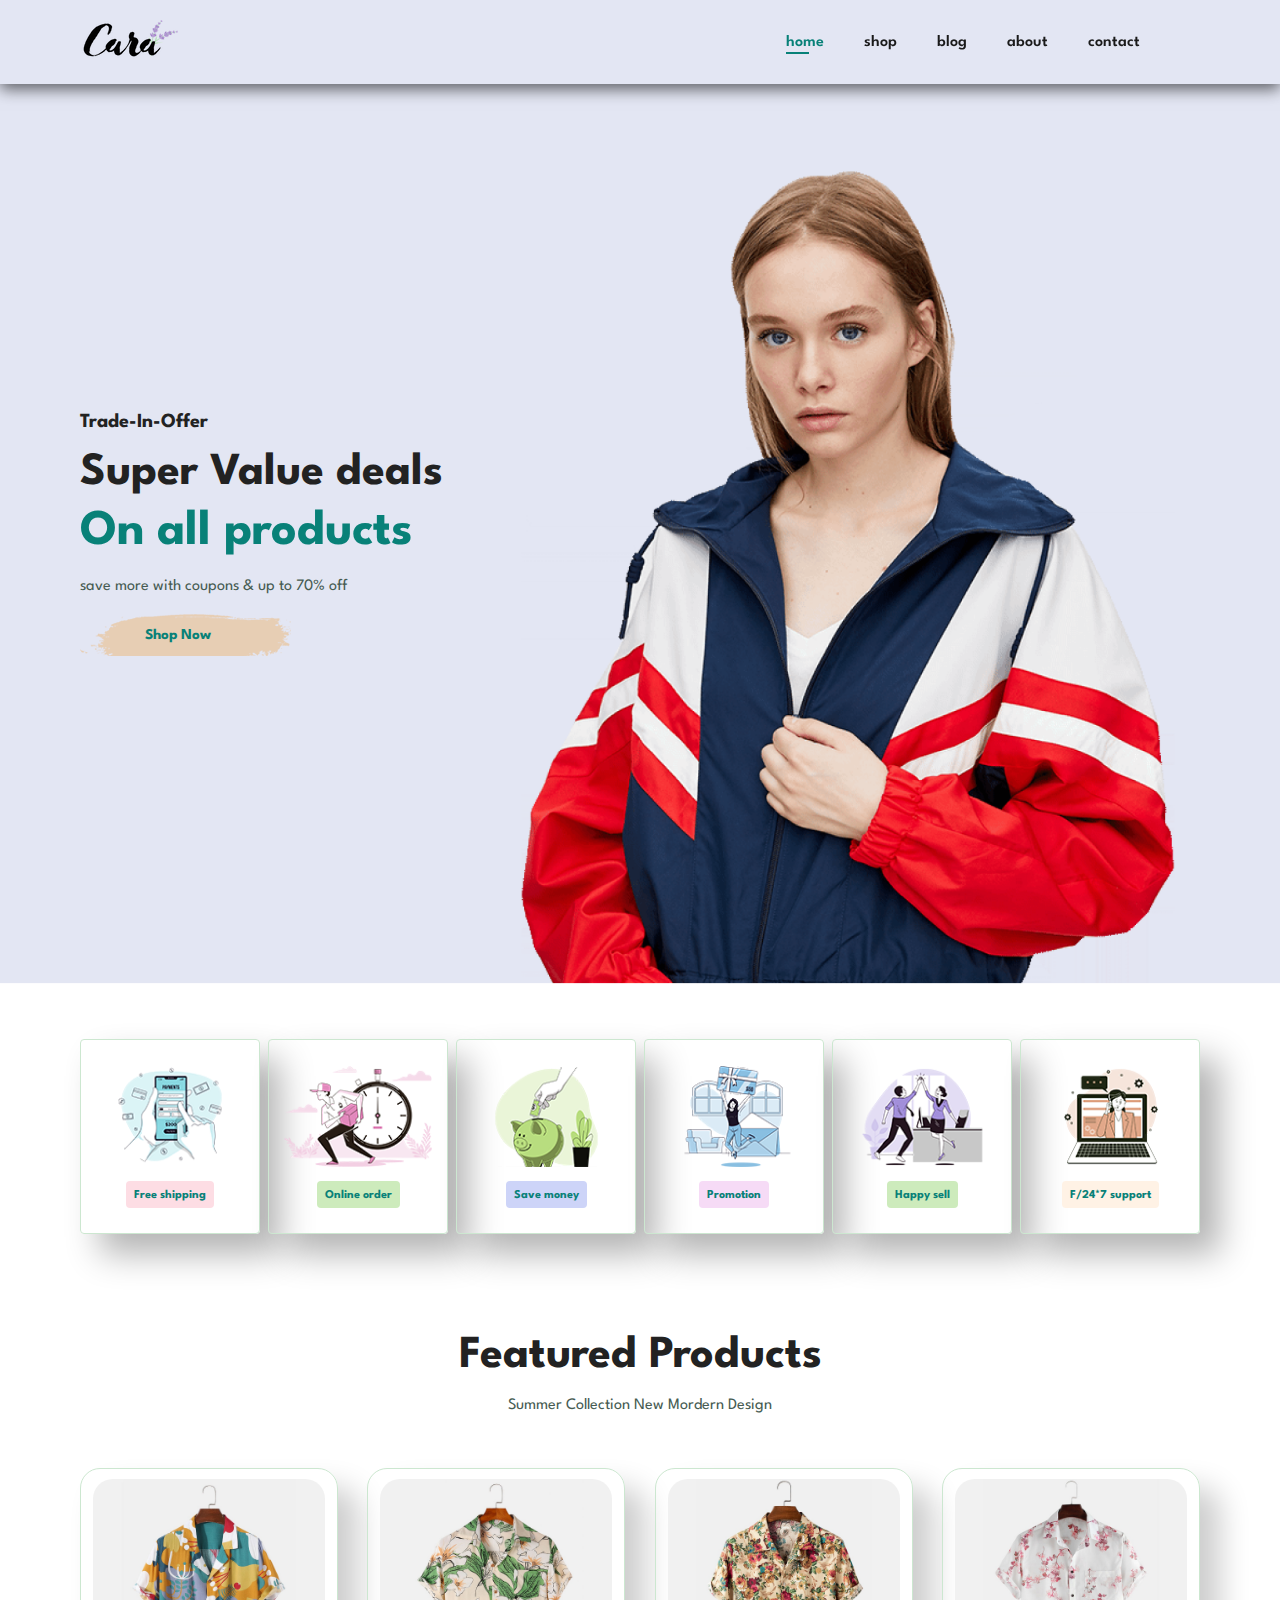
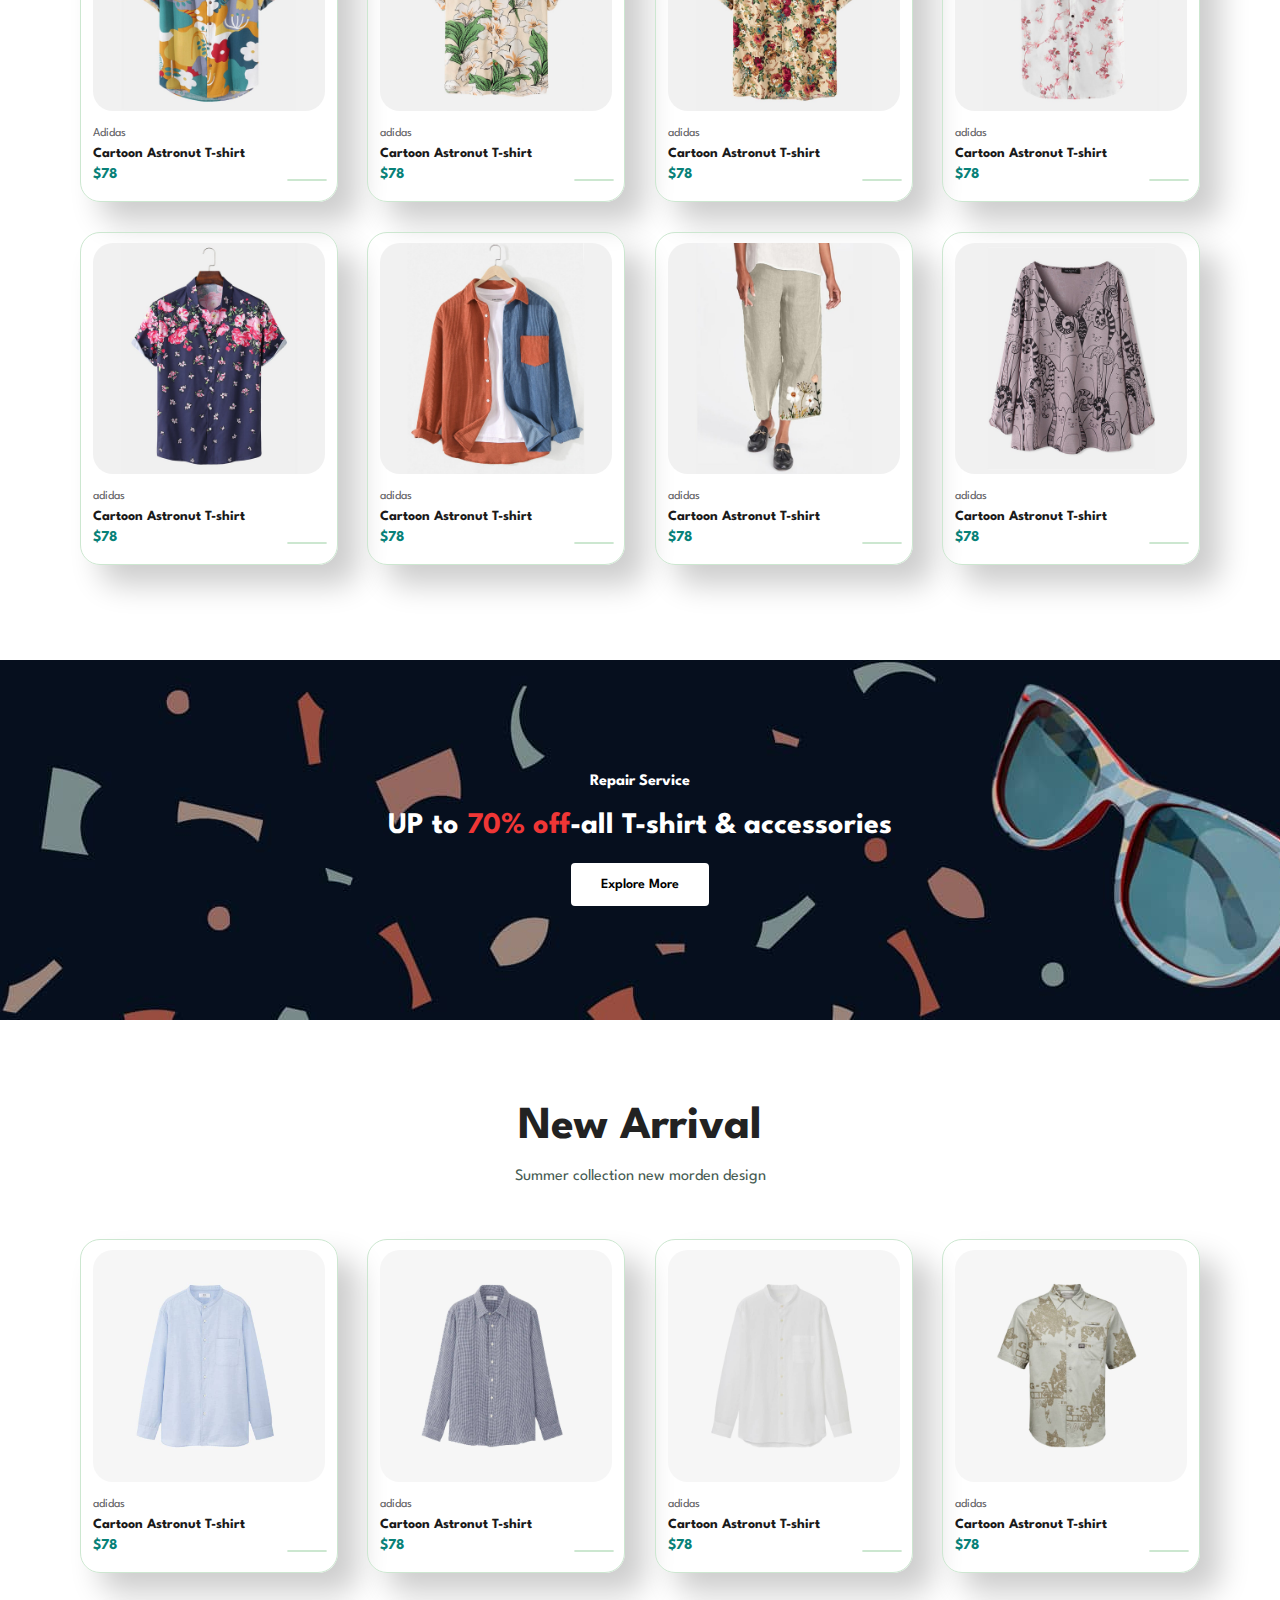
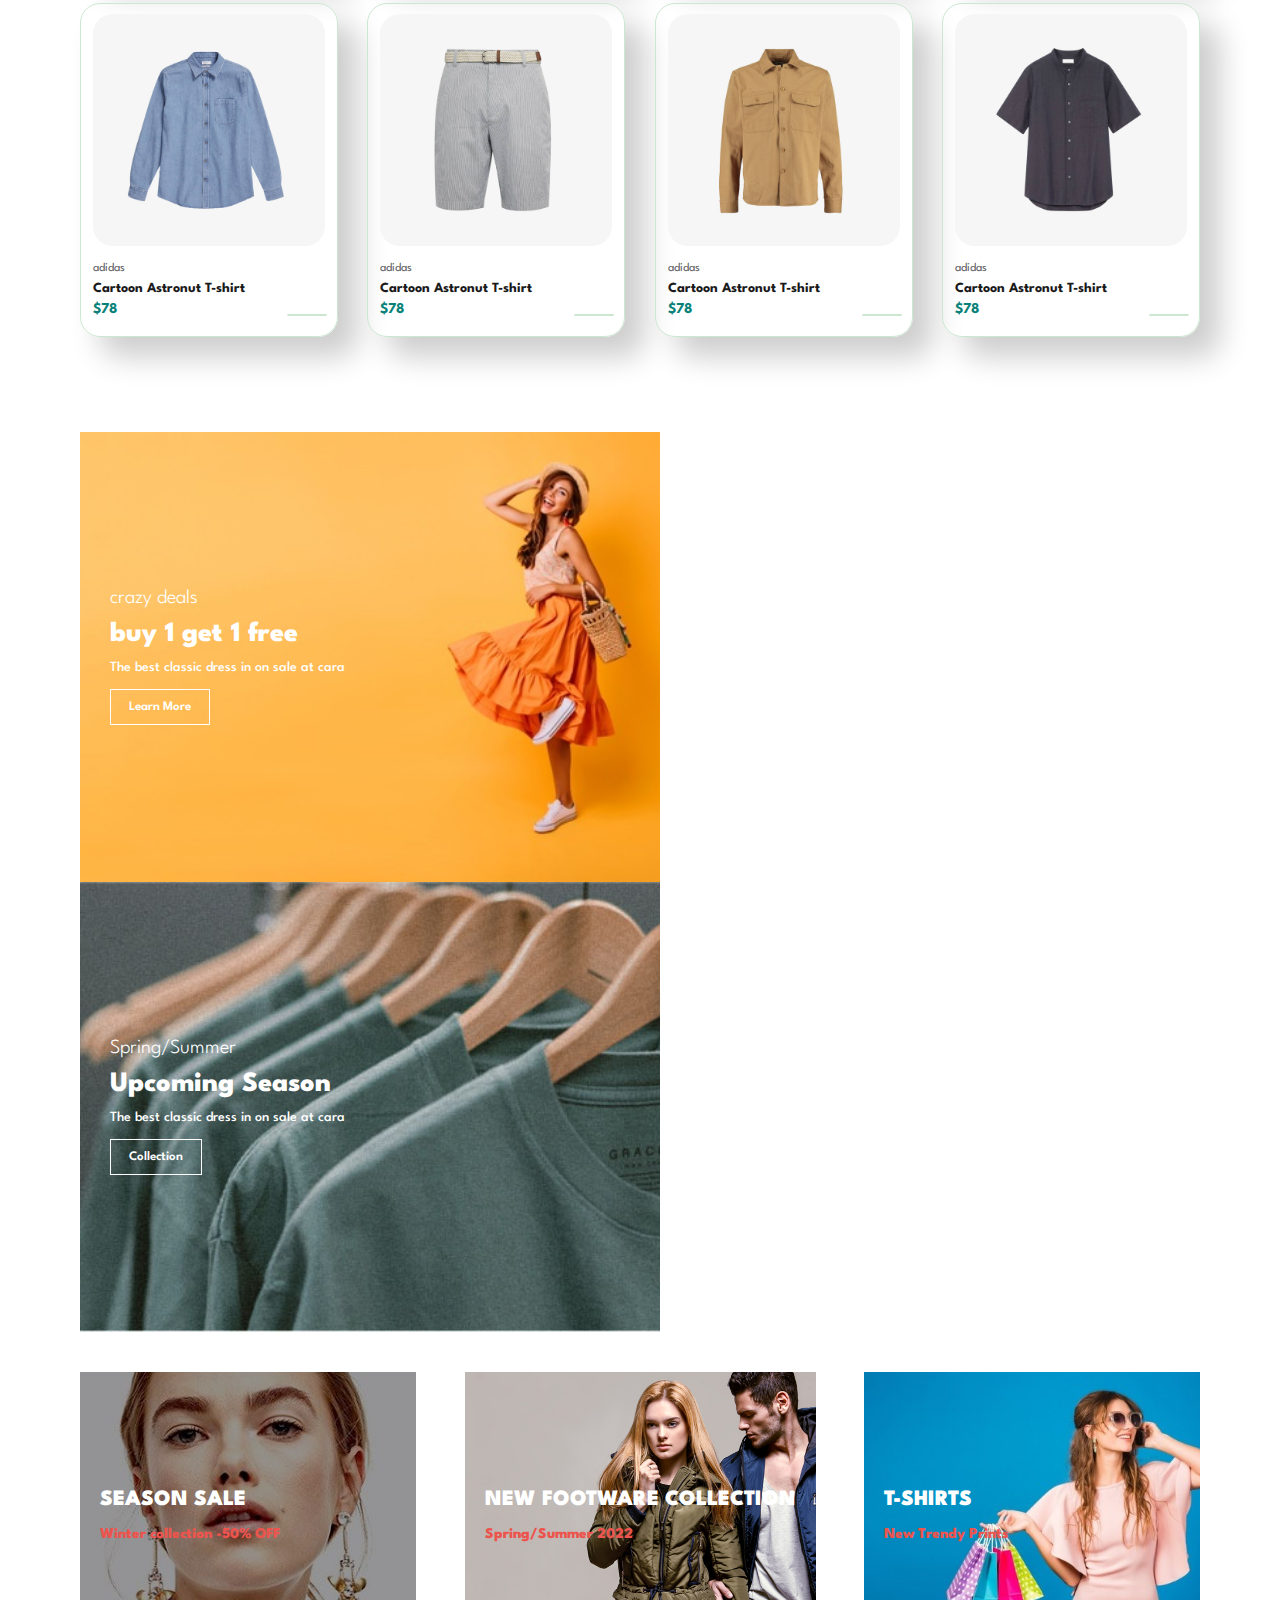
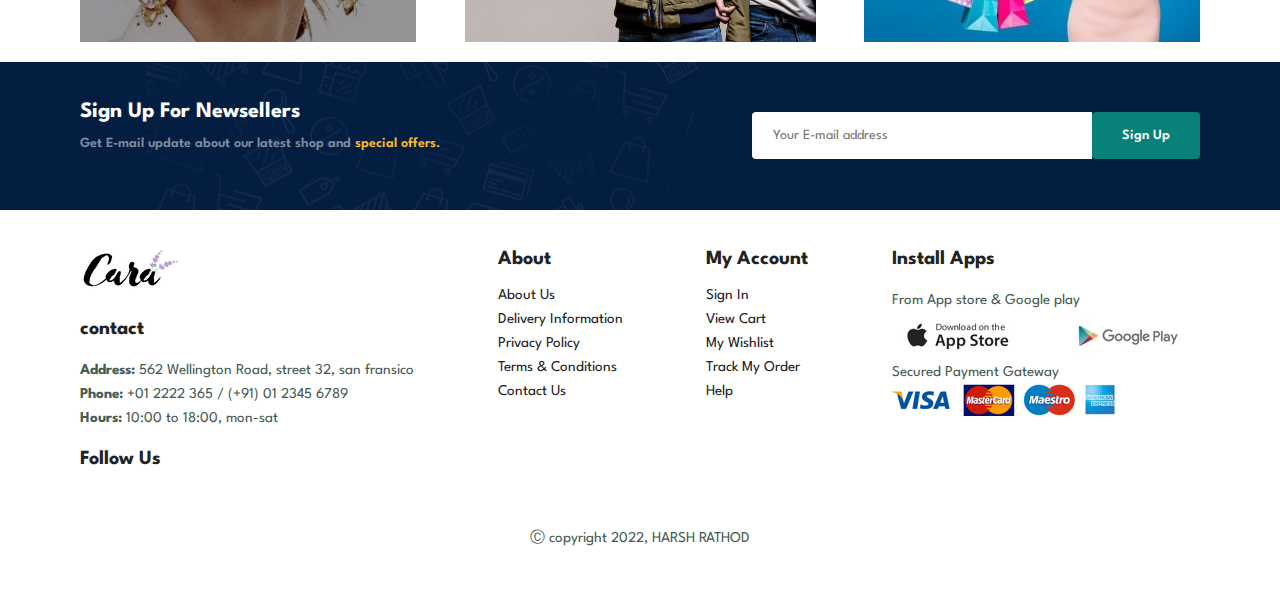
<file: index.html>
<!DOCTYPE html>
<html lang="en">

<head>
    <meta charset="UTF-8">
    <meta http-equiv="X-UA-Compatible" content="IE=edge">
    <meta name="viewport" content="width=device-width, initial-scale=1.0">
    <title>E-shoping | E-COMMERCE</title>
    <link rel="icon" type="image/x-icon" href="images/new-fav.jpg">

    <link rel="stylesheet" href="css/style.css">
    <link rel="stylesheet" href="https://cdnjs.cloudflare.com/ajax/libs/font-awesome/6.1.1/css/all.min.css" integrity="sha512-KfkfwYDsLkIlwQp6LFnl8zNdLGxu9YAA1QvwINks4PhcElQSvqcyVLLD9aMhXd13uQjoXtEKNosOWaZqXgel0g==" crossorigin="anonymous" referrerpolicy="no-referrer"
    />
    <link rel="stylesheet" href="https://cdnjs.cloudflare.com/ajax/libs/font-awesome/6.1.1/css/all.min.css" integrity="sha512-KfkfwYDsLkIlwQp6LFnl8zNdLGxu9YAA1QvwINks4PhcElQSvqcyVLLD9aMhXd13uQjoXtEKNosOWaZqXgel0g==" crossorigin="anonymous" referrerpolicy="no-referrer"
    />
</head>

<body>
    <button onclick="topFunction()" id="myBtn" title="Go to top">
        <svg xmlns="http://www.w3.org/2000/svg" height="24px" viewBox="0 0 24 24" width="24px" fill="currentcolor">
           <path d="M0 0h24v24H0V0z" fill="none"></path>
           <path d="M4 12l1.41 1.41L11 7.83V20h2V7.83l5.58 5.59L20 12l-8-8-8 8z"></path>
        </svg>
     </button>
    <section id="header">
        <a href="#"><img src="images/logo.png" class="logo" alt=""></a>

        <div>
            <ul id="navbar">
                <li>
                    <a href="index.html" class="active">home</a>
                </li>
                <li>
                    <a href="shop.html">shop</a>
                </li>
                <li>
                    <a href="blog.html">blog</a>
                </li>
                <li>
                    <a href="about.html">about</a>
                </li>
                <li>
                    <a href="contact.html">contact</a>
                </li>
                <li class="hidden">
                    <a href="cart.html"><i class="fa fa-shopping-bag" aria-hidden="true"></i>
                    </a>
                </li>
                <a href="#" id="close"><i class="fa-solid fa-xmark"></i></a>
            </ul>
        </div>
        <div class="mobile">


            <a href="cart.html"><i class="fa fa-shopping-bag" aria-hidden="true"></i>
                </a>
            <i id="bar" class="fa-solid fa-bars"></i>

        </div>
    </section>
    <section id="hero">
        <h4>Trade-In-Offer</h4>
        <h2>Super Value deals</h2>
        <h1>On all products</h1>
        <p>save more with coupons & up to 70% off</p>
        <button>Shop Now</button>
    </section>


    <section id="feature" class="section-p1">
        <div class="fe-box">
            <img src="images/features/f1.png" alt="">
            <h6>Free shipping</h6>
        </div>
        <div class="fe-box">
            <img src="images/features/f2.png" alt="">
            <h6>Online order</h6>
        </div>
        <div class="fe-box">
            <img src="images/features/f3.png" alt="">
            <h6>Save money</h6>
        </div>
        <div class="fe-box">
            <img src="images/features/f4.png" alt="">
            <h6>Promotion</h6>
        </div>
        <div class="fe-box">
            <img src="images/features/f5.png" alt="">
            <h6>Happy sell</h6>
        </div>
        <div class="fe-box">
            <img src="images/features/f6.png" alt="">
            <h6>F/24*7 support</h6>
        </div>

    </section>


    <section id="product1" class="section-p1">
        <h2>Featured Products</h2>
        <p>Summer Collection New Mordern Design</p>
        <div class="pro-container">
            <div class="pro" onclick="window.location.href='sproduct.html'">
                <img src="images/products/f1.jpg" alt="">
                <div class="des">
                    <span>Adidas</span>
                    <h5>Cartoon Astronut T-shirt</h5>
                    <div class="star">
                        <i class="fa fa-star" aria-hidden="true"></i>
                        <i class="fa fa-star" aria-hidden="true"></i>
                        <i class="fa fa-star" aria-hidden="true"></i>
                        <i class="fa fa-star" aria-hidden="true"></i>
                        <i class="fa fa-star" aria-hidden="true"></i>
                    </div>
                    <h4>$78</h4>
                </div>
                <a href="#"><i class="fa-solid fa-cart-shopping cart"></i></a>
            </div>
            <div class="pro" onclick="window.location.href='sproduct.html'">
                <img src="images/products/f2.jpg" alt="">
                <div class="des">
                    <span>adidas</span>
                    <h5>Cartoon Astronut T-shirt</h5>
                    <div class="star">
                        <i class="fa fa-star" aria-hidden="true"></i>
                        <i class="fa fa-star" aria-hidden="true"></i>
                        <i class="fa fa-star" aria-hidden="true"></i>
                        <i class="fa fa-star" aria-hidden="true"></i>
                        <i class="fa fa-star" aria-hidden="true"></i>
                    </div>
                    <h4>$78</h4>
                </div>
                <a href="#"><i class="fa-solid fa-cart-shopping cart"></i></a>
            </div>
            <div class="pro" onclick="window.location.href='sproduct.html'">
                <img src="images/products/f3.jpg" alt="">
                <div class="des">
                    <span>adidas</span>
                    <h5>Cartoon Astronut T-shirt</h5>
                    <div class="star">
                        <i class="fa fa-star" aria-hidden="true"></i>
                        <i class="fa fa-star" aria-hidden="true"></i>
                        <i class="fa fa-star" aria-hidden="true"></i>
                        <i class="fa fa-star" aria-hidden="true"></i>
                        <i class="fa fa-star" aria-hidden="true"></i>
                    </div>
                    <h4>$78</h4>
                </div>
                <a href="#"><i class="fa-solid fa-cart-shopping cart"></i></a>
            </div>
            <div class="pro" onclick="window.location.href='sproduct.html'">
                <img src="images/products/f4.jpg" alt="">
                <div class="des">
                    <span>adidas</span>
                    <h5>Cartoon Astronut T-shirt</h5>
                    <div class="star">
                        <i class="fa fa-star" aria-hidden="true"></i>
                        <i class="fa fa-star" aria-hidden="true"></i>
                        <i class="fa fa-star" aria-hidden="true"></i>
                        <i class="fa fa-star" aria-hidden="true"></i>
                        <i class="fa fa-star" aria-hidden="true"></i>
                    </div>
                    <h4>$78</h4>
                </div>
                <a href="#"><i class="fa-solid fa-cart-shopping cart"></i></a>
            </div>
            <div class="pro" onclick="window.location.href='sproduct.html'">
                <img src="images/products/f5.jpg" alt="">
                <div class="des">
                    <span>adidas</span>
                    <h5>Cartoon Astronut T-shirt</h5>
                    <div class="star">
                        <i class="fa fa-star" aria-hidden="true"></i>
                        <i class="fa fa-star" aria-hidden="true"></i>
                        <i class="fa fa-star" aria-hidden="true"></i>
                        <i class="fa fa-star" aria-hidden="true"></i>
                        <i class="fa fa-star" aria-hidden="true"></i>
                    </div>
                    <h4>$78</h4>
                </div>
                <a href="#"><i class="fa-solid fa-cart-shopping cart"></i></a>
            </div>
            <div class="pro" onclick="window.location.href='sproduct.html'">
                <img src="images/products/f6.jpg" alt="">
                <div class="des">
                    <span>adidas</span>
                    <h5>Cartoon Astronut T-shirt</h5>
                    <div class="star">
                        <i class="fa fa-star" aria-hidden="true"></i>
                        <i class="fa fa-star" aria-hidden="true"></i>
                        <i class="fa fa-star" aria-hidden="true"></i>
                        <i class="fa fa-star" aria-hidden="true"></i>
                        <i class="fa fa-star" aria-hidden="true"></i>
                    </div>
                    <h4>$78</h4>
                </div>
                <a href="#"><i class="fa-solid fa-cart-shopping cart"></i></a>
            </div>
            <div class="pro" onclick="window.location.href='sproduct.html'">
                <img src="images/products/f7.jpg" alt="">
                <div class="des">
                    <span>adidas</span>
                    <h5>Cartoon Astronut T-shirt</h5>
                    <div class="star">
                        <i class="fa fa-star" aria-hidden="true"></i>
                        <i class="fa fa-star" aria-hidden="true"></i>
                        <i class="fa fa-star" aria-hidden="true"></i>
                        <i class="fa fa-star" aria-hidden="true"></i>
                        <i class="fa fa-star" aria-hidden="true"></i>
                    </div>
                    <h4>$78</h4>
                </div>
                <a href="#"><i class="fa-solid fa-cart-shopping cart"></i></a>
            </div>
            <div class="pro" onclick="window.location.href='sproduct.html'">
                <img src="images/products/f8.jpg" alt="">
                <div class="des">
                    <span>adidas</span>
                    <h5>Cartoon Astronut T-shirt</h5>
                    <div class="star">
                        <i class="fa fa-star" aria-hidden="true"></i>
                        <i class="fa fa-star" aria-hidden="true"></i>
                        <i class="fa fa-star" aria-hidden="true"></i>
                        <i class="fa fa-star" aria-hidden="true"></i>
                        <i class="fa fa-star" aria-hidden="true"></i>
                    </div>
                    <h4>$78</h4>
                </div>
                <a href="#"><i class="fa-solid fa-cart-shopping cart"></i></a>
            </div>
        </div>
    </section>


    <section id="banner" class="section-m1">
        <h4>Repair Service</h4>
        <h2>UP to <span>70% off</span>-all T-shirt & accessories</h2>
        <button class="normal">Explore More</button>
    </section>

    <section id="product1" class="section-p1">
        <h2>New Arrival</h2>
        <p>Summer collection new morden design</p>
        <div class="pro-container">
            <div class="pro" onclick="window.location.href='sproduct.html'">
                <img src="images/products/n1.jpg" alt="">
                <div class="des">
                    <span>adidas</span>
                    <h5>Cartoon Astronut T-shirt</h5>
                    <div class="star">
                        <i class="fa fa-star" aria-hidden="true"></i>
                        <i class="fa fa-star" aria-hidden="true"></i>
                        <i class="fa fa-star" aria-hidden="true"></i>
                        <i class="fa fa-star" aria-hidden="true"></i>
                        <i class="fa fa-star" aria-hidden="true"></i>
                    </div>
                    <h4>$78</h4>
                </div>
                <a href="#"><i class="fa-solid fa-cart-shopping cart"></i></a>
            </div>
            <div class="pro" onclick="window.location.href='sproduct.html'">
                <img src="images/products/n2.jpg" alt="">
                <div class="des">
                    <span>adidas</span>
                    <h5>Cartoon Astronut T-shirt</h5>
                    <div class="star">
                        <i class="fa fa-star" aria-hidden="true"></i>
                        <i class="fa fa-star" aria-hidden="true"></i>
                        <i class="fa fa-star" aria-hidden="true"></i>
                        <i class="fa fa-star" aria-hidden="true"></i>
                        <i class="fa fa-star" aria-hidden="true"></i>
                    </div>
                    <h4>$78</h4>
                </div>
                <a href="#"><i class="fa-solid fa-cart-shopping cart"></i></a>
            </div>
            <div class="pro" onclick="window.location.href='sproduct.html'">
                <img src="images/products/n3.jpg" alt="">
                <div class="des">
                    <span>adidas</span>
                    <h5>Cartoon Astronut T-shirt</h5>
                    <div class="star">
                        <i class="fa fa-star" aria-hidden="true"></i>
                        <i class="fa fa-star" aria-hidden="true"></i>
                        <i class="fa fa-star" aria-hidden="true"></i>
                        <i class="fa fa-star" aria-hidden="true"></i>
                        <i class="fa fa-star" aria-hidden="true"></i>
                    </div>
                    <h4>$78</h4>
                </div>
                <a href="#"><i class="fa-solid fa-cart-shopping cart"></i></a>
            </div>
            <div class="pro" onclick="window.location.href='sproduct.html'">
                <img src="images/products/n4.jpg" alt="">
                <div class="des">
                    <span>adidas</span>
                    <h5>Cartoon Astronut T-shirt</h5>
                    <div class="star">
                        <i class="fa fa-star" aria-hidden="true"></i>
                        <i class="fa fa-star" aria-hidden="true"></i>
                        <i class="fa fa-star" aria-hidden="true"></i>
                        <i class="fa fa-star" aria-hidden="true"></i>
                        <i class="fa fa-star" aria-hidden="true"></i>
                    </div>
                    <h4>$78</h4>
                </div>
                <a href="#"><i class="fa-solid fa-cart-shopping cart"></i></a>
            </div>
            <div class="pro" onclick="window.location.href='sproduct.html'">
                <img src="images/products/n5.jpg" alt="">
                <div class="des">
                    <span>adidas</span>
                    <h5>Cartoon Astronut T-shirt</h5>
                    <div class="star">
                        <i class="fa fa-star" aria-hidden="true"></i>
                        <i class="fa fa-star" aria-hidden="true"></i>
                        <i class="fa fa-star" aria-hidden="true"></i>
                        <i class="fa fa-star" aria-hidden="true"></i>
                        <i class="fa fa-star" aria-hidden="true"></i>
                    </div>
                    <h4>$78</h4>
                </div>
                <a href="#"><i class="fa-solid fa-cart-shopping cart"></i></a>
            </div>
            <div class="pro" onclick="window.location.href='sproduct.html'">
                <img src="images/products/n6.jpg" alt="">
                <div class="des">
                    <span>adidas</span>
                    <h5>Cartoon Astronut T-shirt</h5>
                    <div class="star">
                        <i class="fa fa-star" aria-hidden="true"></i>
                        <i class="fa fa-star" aria-hidden="true"></i>
                        <i class="fa fa-star" aria-hidden="true"></i>
                        <i class="fa fa-star" aria-hidden="true"></i>
                        <i class="fa fa-star" aria-hidden="true"></i>
                    </div>
                    <h4>$78</h4>
                </div>
                <a href="#"><i class="fa-solid fa-cart-shopping cart"></i></a>
            </div>
            <div class="pro" onclick="window.location.href='sproduct.html'">
                <img src="images/products/n7.jpg" alt="">
                <div class="des">
                    <span>adidas</span>
                    <h5>Cartoon Astronut T-shirt</h5>
                    <div class="star">
                        <i class="fa fa-star" aria-hidden="true"></i>
                        <i class="fa fa-star" aria-hidden="true"></i>
                        <i class="fa fa-star" aria-hidden="true"></i>
                        <i class="fa fa-star" aria-hidden="true"></i>
                        <i class="fa fa-star" aria-hidden="true"></i>
                    </div>
                    <h4>$78</h4>
                </div>
                <a href="#"><i class="fa-solid fa-cart-shopping cart"></i></a>
            </div>
            <div class="pro" onclick="window.location.href='sproduct.html'">
                <img src="images/products/n8.jpg" alt="">
                <div class="des">
                    <span>adidas</span>
                    <h5>Cartoon Astronut T-shirt</h5>
                    <div class="star">
                        <i class="fa fa-star" aria-hidden="true"></i>
                        <i class="fa fa-star" aria-hidden="true"></i>
                        <i class="fa fa-star" aria-hidden="true"></i>
                        <i class="fa fa-star" aria-hidden="true"></i>
                        <i class="fa fa-star" aria-hidden="true"></i>
                    </div>
                    <h4>$78</h4>
                </div>
                <a href="#"><i class="fa-solid fa-cart-shopping cart"></i></a>
            </div>
        </div>
    </section>

    <section id="sm-banner" class="section-p1">
        <div class="banner-box">
            <h4>
                crazy deals
            </h4>
            <h2>
                buy 1 get 1 free
            </h2>
            <span>The best classic dress in on sale at cara</span>
            <button class="white">Learn More</button>
        </div>
        <div class="banner-box banner-box2">
            <h4>
                Spring/Summer
            </h4>
            <h2>
                Upcoming Season
            </h2>
            <span>The best classic dress in on sale at cara</span>
            <button class="white">Collection</button>
        </div>
    </section>

    <section id="banner3">
        <div class="banner-box">
            <h2>SEASON SALE</h2>
            <h3>Winter collection -50% OFF</h3>
        </div>
        <div class="banner-box banner-box2">
            <h2>NEW FOOTWARE COLLECTION</h2>
            <h3>Spring/Summer 2022</h3>
        </div>
        <div class="banner-box banner-box3">
            <h2>T-SHIRTS</h2>
            <h3>New Trendy Prints</h3>
        </div>
    </section>

    <section id="newseller" class="section-p1">
        <div class="newtext">
            <h4>Sign Up For Newsellers</h4>
            <p>Get E-mail update about our latest shop and <span>special offers.</span></p>
        </div>
        <div class="form">
            <input type="text" placeholder="Your E-mail address">
            <button class="normal">Sign Up</button>
        </div>
    </section>

    <footer class="section-p1">
        <div class="col">
            <img src="images/logo.png" alt="" class="logo">
            <h4>contact</h4>
            <p><strong>Address: </strong> 562 Wellington Road, street 32, san fransico</p>
            <p><strong>Phone: </strong> +01 2222 365 / (+91) 01 2345 6789</p>
            <p><strong>Hours: </strong> 10:00 to 18:00, mon-sat</p>

            <div class="follow">
                <h4>Follow Us</h4>
                <div class="icon">
                    <i class="fa-brands fa-facebook"></i>
                    <i class="fa-brands fa-twitter"></i>
                    <i class="fa-brands fa-pinterest-p"></i>
                    <i class="fa-brands fa-instagram"></i>
                    <i class="fa-brands fa-youtube"></i>
                </div>
            </div>
        </div>
        <div class="col">
            <h4>About</h4>
            <a href="#">About Us</a>
            <a href="#">Delivery Information</a>
            <a href="#">Privacy Policy</a>
            <a href="#">Terms & Conditions</a>
            <a href="#">Contact Us</a>
        </div>
        <div class="col">
            <h4>My Account</h4>
            <a href="#">Sign In</a>
            <a href="#">View Cart</a>
            <a href="#">My Wishlist</a>
            <a href="#">Track My Order</a>
            <a href="#">Help</a>
        </div>
        <div class="col">
            <h4>Install Apps</h4>
            <p>From App store & Google play</p>
            <div class="row">
                <img src="images/pay/app.jpg" alt="">
                <img src="images/pay/play.jpg" alt="">
            </div>
            <p>Secured Payment Gateway</p>
            <img src="images/pay/pay.png" alt="">
        </div>
        <div class="copyright">
            <p>Ⓒ copyright 2022, HARSH RATHOD</p>
        </div>
    </footer>

    <script>
        const bar = document.getElementById('bar');
        const nav = document.getElementById('navbar');
        const close = document.getElementById('close');
        if (bar) {
            bar.addEventListener('click', () => {
                nav.classList.add('active');
            });
        }
        if (close) {
            close.addEventListener('click', () => {
                nav.classList.remove('active');
            });
        }
    </script>
    <script>
        //Get the button
        var mybutton = document.getElementById("myBtn");

        // When the user scrolls down 20px from the top of the document, show the button
        window.onscroll = function() {
            scrollFunction()
        };

        function scrollFunction() {
            if (document.body.scrollTop > 400 || document.documentElement.scrollTop > 400) {
                mybutton.style.opacity = "100%";
            } else {
                mybutton.style.opacity = "0%";
            }
        }

        // When the user clicks on the button, scroll to the top of the document
        function topFunction() {
            document.body.scrollTop = 0;
            document.documentElement.scrollTop = 0;
        }
    </script>
</body>

</html>
</file>
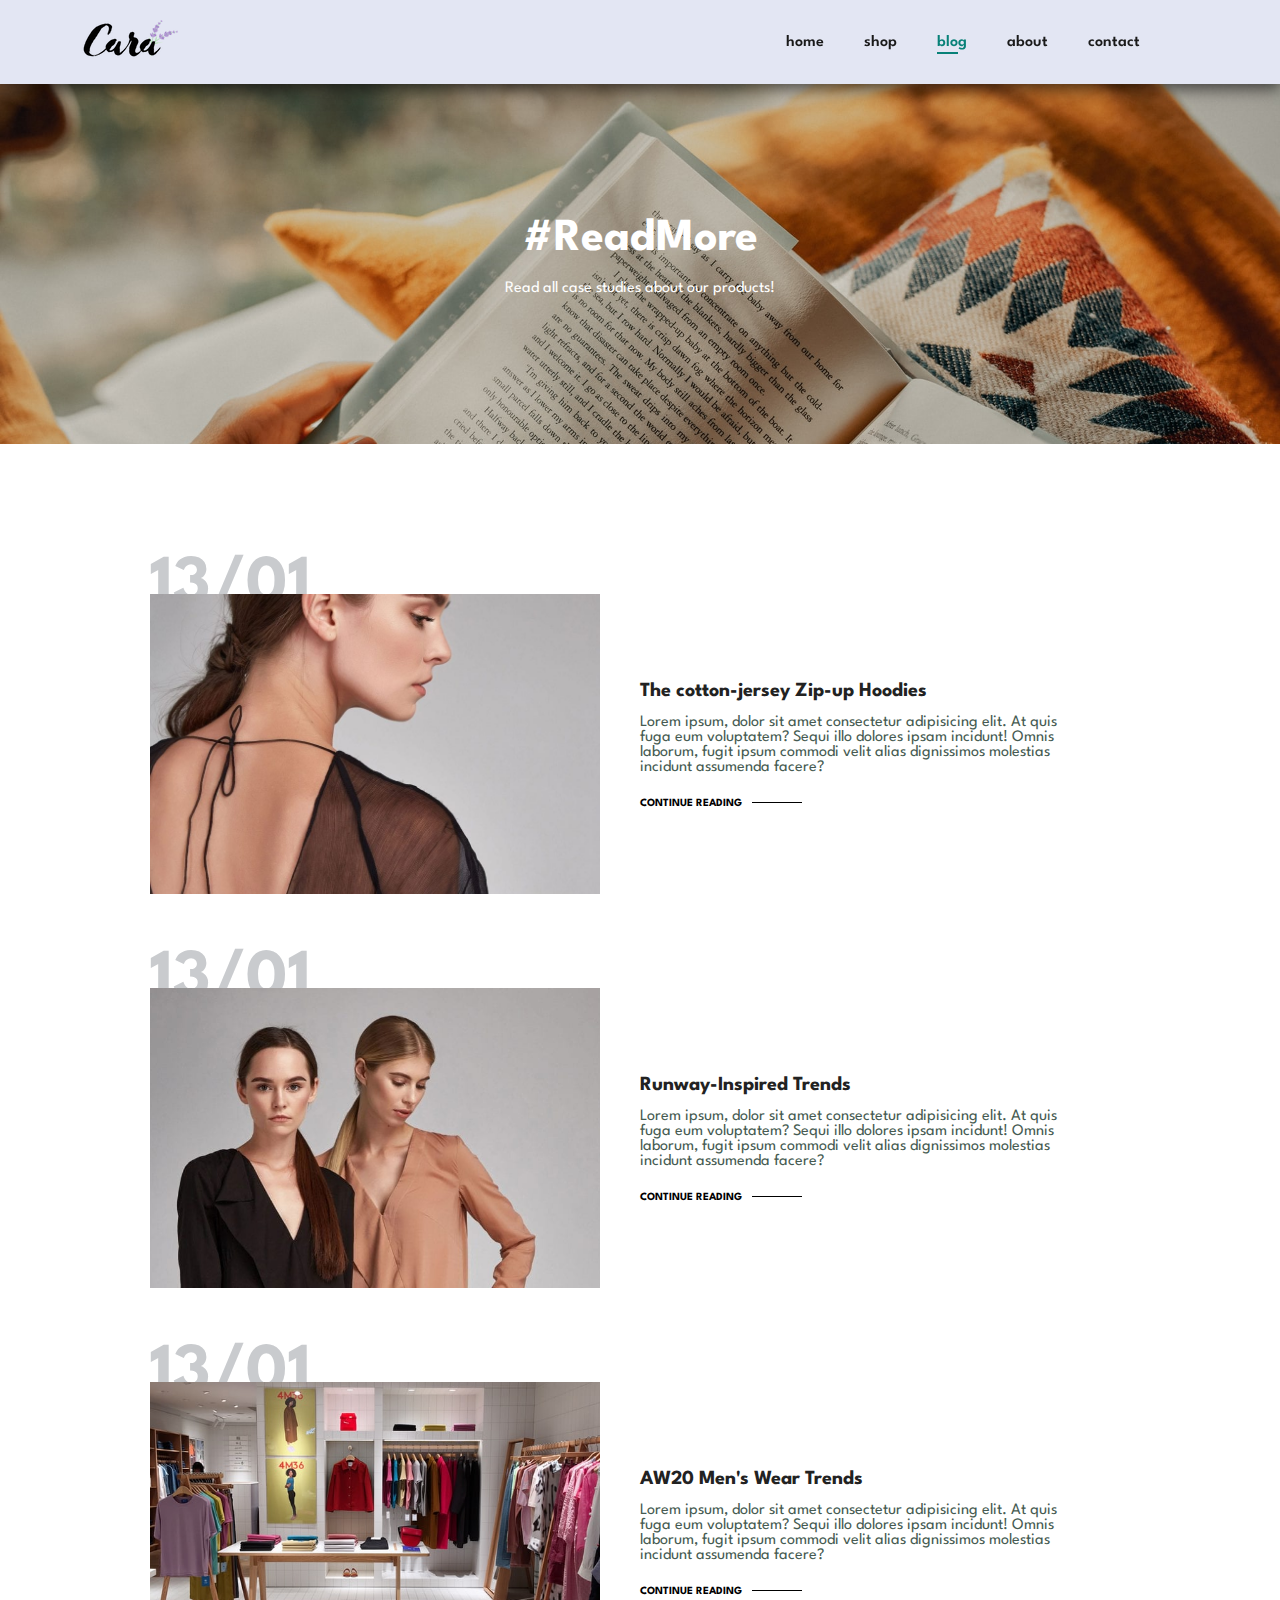
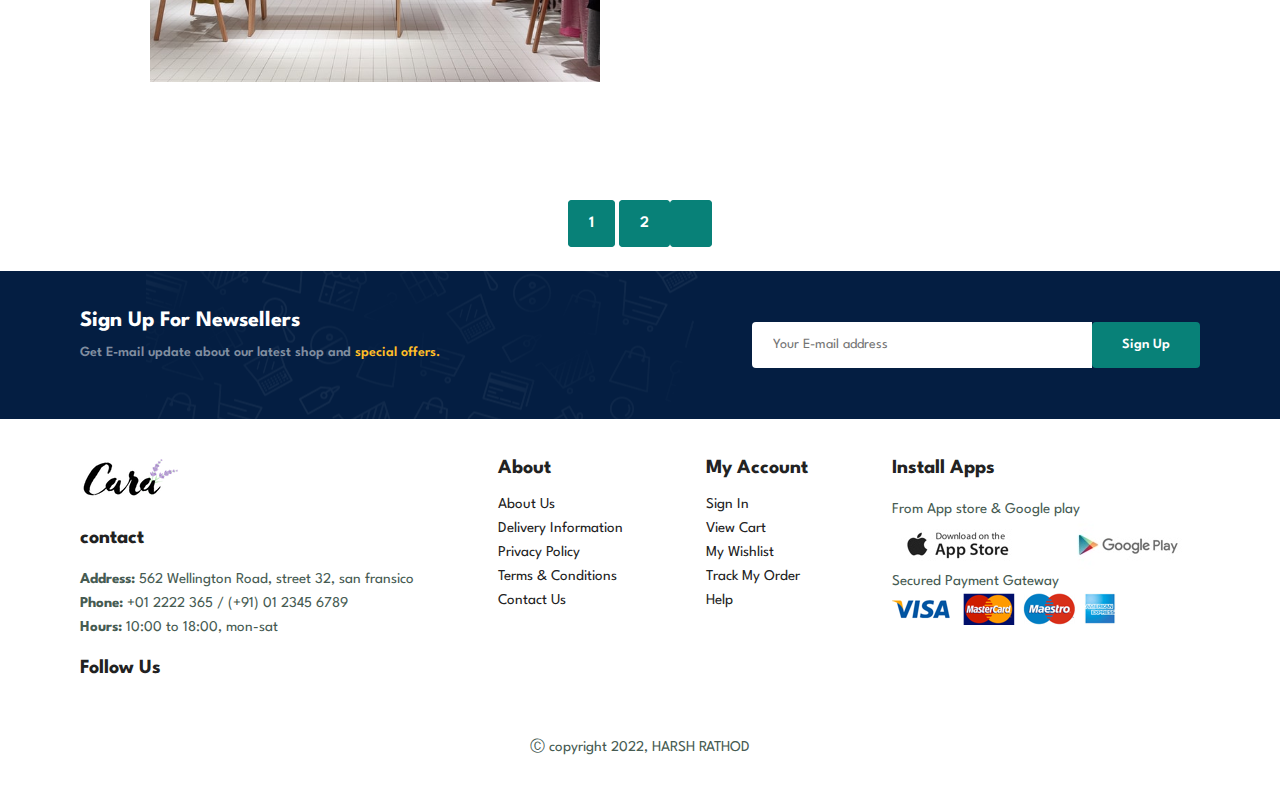
<file: blog.html>
<!DOCTYPE html>
<html lang="en">

<head>
    <meta charset="UTF-8">
    <meta http-equiv="X-UA-Compatible" content="IE=edge">
    <meta name="viewport" content="width=device-width, initial-scale=1.0">
    <title>E-shoping | E-COMMERCE</title>
    <link rel="icon" type="image/x-icon" href="images/new-fav.jpg">

    <link rel="stylesheet" href="css/style.css">
    <link rel="stylesheet" href="https://cdnjs.cloudflare.com/ajax/libs/font-awesome/6.1.1/css/all.min.css" integrity="sha512-KfkfwYDsLkIlwQp6LFnl8zNdLGxu9YAA1QvwINks4PhcElQSvqcyVLLD9aMhXd13uQjoXtEKNosOWaZqXgel0g==" crossorigin="anonymous" referrerpolicy="no-referrer"
    />
    <link rel="stylesheet" href="https://cdnjs.cloudflare.com/ajax/libs/font-awesome/6.1.1/css/all.min.css" integrity="sha512-KfkfwYDsLkIlwQp6LFnl8zNdLGxu9YAA1QvwINks4PhcElQSvqcyVLLD9aMhXd13uQjoXtEKNosOWaZqXgel0g==" crossorigin="anonymous" referrerpolicy="no-referrer"
    />
</head>

<body>
    <button onclick="topFunction()" id="myBtn" title="Go to top">
        <svg xmlns="http://www.w3.org/2000/svg" height="24px" viewBox="0 0 24 24" width="24px" fill="currentcolor">
           <path d="M0 0h24v24H0V0z" fill="none"></path>
           <path d="M4 12l1.41 1.41L11 7.83V20h2V7.83l5.58 5.59L20 12l-8-8-8 8z"></path>
        </svg>
     </button>
    <section id="header">
        <a href="#"><img src="images/logo.png" class="logo" alt=""></a>

        <div>
            <ul id="navbar">
                <li>
                    <a href="index.html">home</a>
                </li>
                <li>
                    <a href="shop.html">shop</a>
                </li>
                <li>
                    <a href="blog.html" class="active">blog</a>
                </li>
                <li>
                    <a href="about.html">about</a>
                </li>
                <li>
                    <a href="contact.html">contact</a>
                </li>
                <li class="hidden">
                    <a href="cart.html"><i class="fa fa-shopping-bag" aria-hidden="true"></i>
                    </a>
                </li>
                <a href="#" id="close"><i class="fa-solid fa-xmark"></i></a>
            </ul>
        </div>
        <div class="mobile">


            <a href="cart.html"><i class="fa fa-shopping-bag" aria-hidden="true"></i>
                </a>
            <i id="bar" class="fa-solid fa-bars"></i>

        </div>
    </section>
    <section id="page-header" class="blog-header">

        <h2>#ReadMore</h2>

        <p>Read all case studies about our products!</p>

    </section>

    <section class="blog">
        <div class="blog-box">
            <div class="blog-img">
                <img src="images/blog/b1.jpg" alt="">
            </div>
            <div class="blog-detail">
                <h4>The cotton-jersey Zip-up Hoodies</h4>
                <p>Lorem ipsum, dolor sit amet consectetur adipisicing elit. At quis fuga eum voluptatem? Sequi illo dolores ipsam incidunt! Omnis laborum, fugit ipsum commodi velit alias dignissimos molestias incidunt assumenda facere?</p>
                <a href="#">CONTINUE READING</a>
            </div>
            <h1>13/01</h1>
        </div>
        <div class="blog-box">
            <div class="blog-img">
                <img src="images/blog/b2.jpg" alt="">
            </div>
            <div class="blog-detail">
                <h4>Runway-Inspired Trends</h4>
                <p>Lorem ipsum, dolor sit amet consectetur adipisicing elit. At quis fuga eum voluptatem? Sequi illo dolores ipsam incidunt! Omnis laborum, fugit ipsum commodi velit alias dignissimos molestias incidunt assumenda facere?</p>
                <a href="#">CONTINUE READING</a>
            </div>
            <h1>13/01</h1>
        </div>
        <div class="blog-box">
            <div class="blog-img">
                <img src="images/blog/b3.jpg" alt="">
            </div>
            <div class="blog-detail">
                <h4>AW20 Men's Wear Trends</h4>
                <p>Lorem ipsum, dolor sit amet consectetur adipisicing elit. At quis fuga eum voluptatem? Sequi illo dolores ipsam incidunt! Omnis laborum, fugit ipsum commodi velit alias dignissimos molestias incidunt assumenda facere?</p>
                <a href="#">CONTINUE READING</a>
            </div>
            <h1>13/01</h1>
        </div>

    </section>




    <section class="pagination section-p1">
        <a href="#">1</a>
        <a href="#">2</a>
        <a href="#"><i class="fa-solid fa-arrow-right"></i></a>
    </section>

    <section id="newseller" class="section-p1">
        <div class="newtext">
            <h4>Sign Up For Newsellers</h4>
            <p>Get E-mail update about our latest shop and <span>special offers.</span></p>
        </div>
        <div class="form">
            <input type="text" placeholder="Your E-mail address">
            <button class="normal">Sign Up</button>
        </div>
    </section>

    <footer class="section-p1">
        <div class="col">
            <img src="images/logo.png" alt="" class="logo">
            <h4>contact</h4>
            <p><strong>Address: </strong> 562 Wellington Road, street 32, san fransico</p>
            <p><strong>Phone: </strong> +01 2222 365 / (+91) 01 2345 6789</p>
            <p><strong>Hours: </strong> 10:00 to 18:00, mon-sat</p>

            <div class="follow">
                <h4>Follow Us</h4>
                <div class="icon">
                    <i class="fa-brands fa-facebook"></i>
                    <i class="fa-brands fa-twitter"></i>
                    <i class="fa-brands fa-pinterest-p"></i>
                    <i class="fa-brands fa-instagram"></i>
                    <i class="fa-brands fa-youtube"></i>
                </div>
            </div>
        </div>
        <div class="col">
            <h4>About</h4>
            <a href="#">About Us</a>
            <a href="#">Delivery Information</a>
            <a href="#">Privacy Policy</a>
            <a href="#">Terms & Conditions</a>
            <a href="#">Contact Us</a>
        </div>
        <div class="col">
            <h4>My Account</h4>
            <a href="#">Sign In</a>
            <a href="#">View Cart</a>
            <a href="#">My Wishlist</a>
            <a href="#">Track My Order</a>
            <a href="#">Help</a>
        </div>
        <div class="col">
            <h4>Install Apps</h4>
            <p>From App store & Google play</p>
            <div class="row">
                <img src="images/pay/app.jpg" alt="">
                <img src="images/pay/play.jpg" alt="">
            </div>
            <p>Secured Payment Gateway</p>
            <img src="images/pay/pay.png" alt="">
        </div>
        <div class="copyright">
            <p>Ⓒ copyright 2022, HARSH RATHOD</p>
        </div>
    </footer>

    <script>
        const bar = document.getElementById('bar');
        const nav = document.getElementById('navbar');
        const close = document.getElementById('close');
        if (bar) {
            bar.addEventListener('click', () => {
                nav.classList.add('active');
            });
        }
        if (close) {
            close.addEventListener('click', () => {
                nav.classList.remove('active');
            });
        }
    </script>
    <script>
        //Get the button
        var mybutton = document.getElementById("myBtn");

        // When the user scrolls down 20px from the top of the document, show the button
        window.onscroll = function() {
            scrollFunction()
        };

        function scrollFunction() {
            if (document.body.scrollTop > 400 || document.documentElement.scrollTop > 400) {
                mybutton.style.opacity = "100%";
            } else {
                mybutton.style.opacity = "0%";
            }
        }

        // When the user clicks on the button, scroll to the top of the document
        function topFunction() {
            document.body.scrollTop = 0;
            document.documentElement.scrollTop = 0;
        }
    </script>
</body>

</html>
</file>
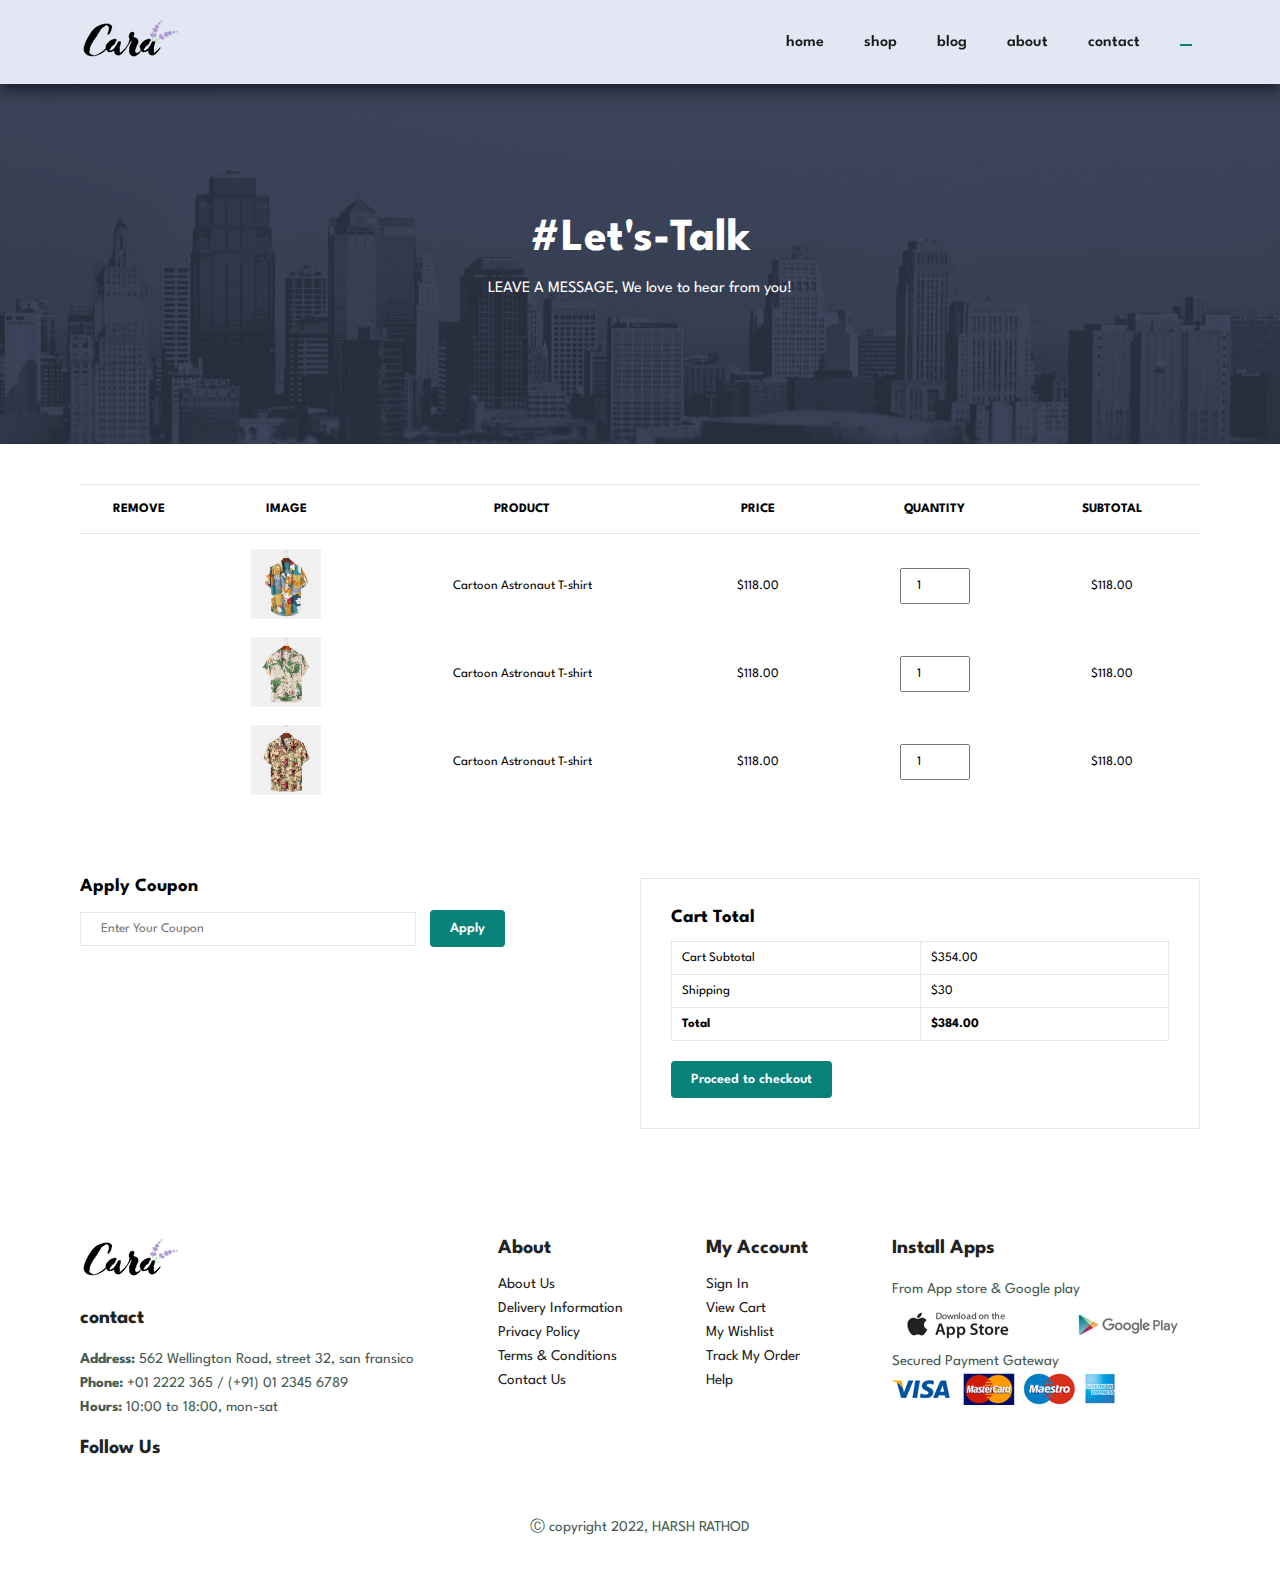
<file: cart.html>
<!DOCTYPE html>
<html lang="en">

<head>
    <meta charset="UTF-8">
    <meta http-equiv="X-UA-Compatible" content="IE=edge">
    <meta name="viewport" content="width=device-width, initial-scale=1.0">
    <title>E-shoping | E-COMMERCE</title>
    <link rel="icon" type="image/x-icon" href="images/new-fav.jpg">

    <link rel="stylesheet" href="css/style.css">
    <link rel="stylesheet" href="https://cdnjs.cloudflare.com/ajax/libs/font-awesome/6.1.1/css/all.min.css" integrity="sha512-KfkfwYDsLkIlwQp6LFnl8zNdLGxu9YAA1QvwINks4PhcElQSvqcyVLLD9aMhXd13uQjoXtEKNosOWaZqXgel0g==" crossorigin="anonymous" referrerpolicy="no-referrer"
    />
    <link rel="stylesheet" href="https://cdnjs.cloudflare.com/ajax/libs/font-awesome/6.1.1/css/all.min.css" integrity="sha512-KfkfwYDsLkIlwQp6LFnl8zNdLGxu9YAA1QvwINks4PhcElQSvqcyVLLD9aMhXd13uQjoXtEKNosOWaZqXgel0g==" crossorigin="anonymous" referrerpolicy="no-referrer"
    />
</head>

<body>
    <button onclick="topFunction()" id="myBtn" title="Go to top">
        <svg xmlns="http://www.w3.org/2000/svg" height="24px" viewBox="0 0 24 24" width="24px" fill="currentcolor">
           <path d="M0 0h24v24H0V0z" fill="none"></path>
           <path d="M4 12l1.41 1.41L11 7.83V20h2V7.83l5.58 5.59L20 12l-8-8-8 8z"></path>
        </svg>
     </button>

    <section id="header">
        <a href="#"><img src="images/logo.png" class="logo" alt=""></a>

        <div>
            <ul id="navbar">
                <li>
                    <a href="index.html">home</a>
                </li>
                <li>
                    <a href="shop.html">shop</a>
                </li>
                <li>
                    <a href="blog.html">blog</a>
                </li>
                <li>
                    <a href="about.html">about</a>
                </li>
                <li>
                    <a href="contact.html">contact</a>
                </li>
                <li class="hidden">
                    <a href="cart.html" class="active"><i class="fa fa-shopping-bag" aria-hidden="true"></i>
                    </a>
                </li>
                <a href="#" id="close"><i class="fa-solid fa-xmark"></i></a>
            </ul>
        </div>
        <div class="mobile">


            <a href="cart.html"><i class="fa fa-shopping-bag" aria-hidden="true"></i>
                </a>
            <i id="bar" class="fa-solid fa-bars"></i>

        </div>
    </section>

    <section id="page-header" class="about-header">

        <h2>#Let's-Talk</h2>

        <p>LEAVE A MESSAGE, We love to hear from you!</p>

    </section>

    <section class="cart section-p1">
        <table width="100%">
            <thead>
                <tr>
                    <td>Remove</td>
                    <td>Image</td>
                    <td>Product</td>
                    <td>Price</td>
                    <td>Quantity</td>
                    <td>Subtotal</td>
                </tr>
            </thead>
            <tbody>
                <tr>
                    <td><a href=""><i class="fa-solid fa-circle-xmark"></i></a></td>
                    <td><img src="images/products/f1.jpg" alt=""></td>
                    <td>Cartoon Astronaut T-shirt</td>
                    <td>$118.00</td>
                    <td><input type="number" value="1"></td>
                    <td>$118.00</td>
                </tr>
                <tr>
                    <td><a href=""><i class="fa-solid fa-circle-xmark"></i></a></td>
                    <td><img src="images/products/f2.jpg" alt=""></td>
                    <td>Cartoon Astronaut T-shirt</td>
                    <td>$118.00</td>
                    <td><input type="number" value="1"></td>
                    <td>$118.00</td>
                </tr>
                <tr>
                    <td><a href=""><i class="fa-solid fa-circle-xmark"></i></a></td>
                    <td><img src="images/products/f3.jpg" alt=""></td>
                    <td>Cartoon Astronaut T-shirt</td>
                    <td>$118.00</td>
                    <td><input type="number" value="1"></td>
                    <td>$118.00</td>
                </tr>
            </tbody>
        </table>
    </section>

    <section class="cart-add section-p1">
        <div class="coupon">
            <h3>Apply Coupon</h3>
            <div>
                <input type="text" placeholder="Enter Your Coupon" name="" id="new">
                <button class="normal" onclick="myfun()">Apply</button>
            </div>
            <p id="red" style="color: red;"></p>
            <p id="demo" style="color: green;"></p>
        </div>
        <div class="subtotal">
            <h3>Cart Total</h3>
            <table>
                <tr>
                    <td>Cart Subtotal</td>
                    <td>$354.00</td>
                </tr>
                <tr>
                    <td>Shipping</td>
                    <td>$30</td>
                </tr>
                <tr>
                    <td><strong>Total</strong></td>
                    <td><strong>$384.00</strong></td>
                </tr>

            </table>
            <button class="normal" onclick="window.location.href='checkout.html'">Proceed to checkout</button>
        </div>
    </section>


    <footer class="section-p1">
        <div class="col">
            <img src="images/logo.png" alt="" class="logo">
            <h4>contact</h4>
            <p><strong>Address: </strong> 562 Wellington Road, street 32, san fransico</p>
            <p><strong>Phone: </strong> +01 2222 365 / (+91) 01 2345 6789</p>
            <p><strong>Hours: </strong> 10:00 to 18:00, mon-sat</p>

            <div class="follow">
                <h4>Follow Us</h4>
                <div class="icon">
                    <i class="fa-brands fa-facebook"></i>
                    <i class="fa-brands fa-twitter"></i>
                    <i class="fa-brands fa-pinterest-p"></i>
                    <i class="fa-brands fa-instagram"></i>
                    <i class="fa-brands fa-youtube"></i>
                </div>
            </div>
        </div>
        <div class="col">
            <h4>About</h4>
            <a href="#">About Us</a>
            <a href="#">Delivery Information</a>
            <a href="#">Privacy Policy</a>
            <a href="#">Terms & Conditions</a>
            <a href="#">Contact Us</a>
        </div>
        <div class="col">
            <h4>My Account</h4>
            <a href="#">Sign In</a>
            <a href="#">View Cart</a>
            <a href="#">My Wishlist</a>
            <a href="#">Track My Order</a>
            <a href="#">Help</a>
        </div>
        <div class="col">
            <h4>Install Apps</h4>
            <p>From App store & Google play</p>
            <div class="row">
                <img src="images/pay/app.jpg" alt="">
                <img src="images/pay/play.jpg" alt="">
            </div>
            <p>Secured Payment Gateway</p>
            <img src="images/pay/pay.png" alt="">
        </div>
        <div class="copyright">
            <p>Ⓒ copyright 2022, HARSH RATHOD</p>
        </div>
    </footer>

    <script>
        const bar = document.getElementById('bar');
        const nav = document.getElementById('navbar');
        const close = document.getElementById('close');
        if (bar) {
            bar.addEventListener('click', () => {
                nav.classList.add('active');
            });
        }
        if (close) {
            close.addEventListener('click', () => {
                nav.classList.remove('active');
            });
        }
    </script>
    <script>
        //Get the button
        var mybutton = document.getElementById("myBtn");

        // When the user scrolls down 20px from the top of the document, show the button
        window.onscroll = function() {
            scrollFunction()
        };

        function scrollFunction() {
            if (document.body.scrollTop > 400 || document.documentElement.scrollTop > 400) {
                mybutton.style.opacity = "100%";
            } else {
                mybutton.style.opacity = "0%";
            }
        }

        // When the user clicks on the button, scroll to the top of the document
        function topFunction() {
            document.body.scrollTop = 0;
            document.documentElement.scrollTop = 0;
        }
    </script>
    <script>
        function myfun() {
            var empt = document.getElementById('new').value;
            if (empt == "") {
                document.getElementById('red').innerHTML = 'Please Enter coupon code!';
                document.getElementById('demo').innerHTML = ""
                

             } else {

                document.getElementById('demo').innerHTML = "coupon applied successfully!!"
                document.getElementById('red').innerHTML = "";
                
            }
        }

    </script>
</body>

</html>
</file>
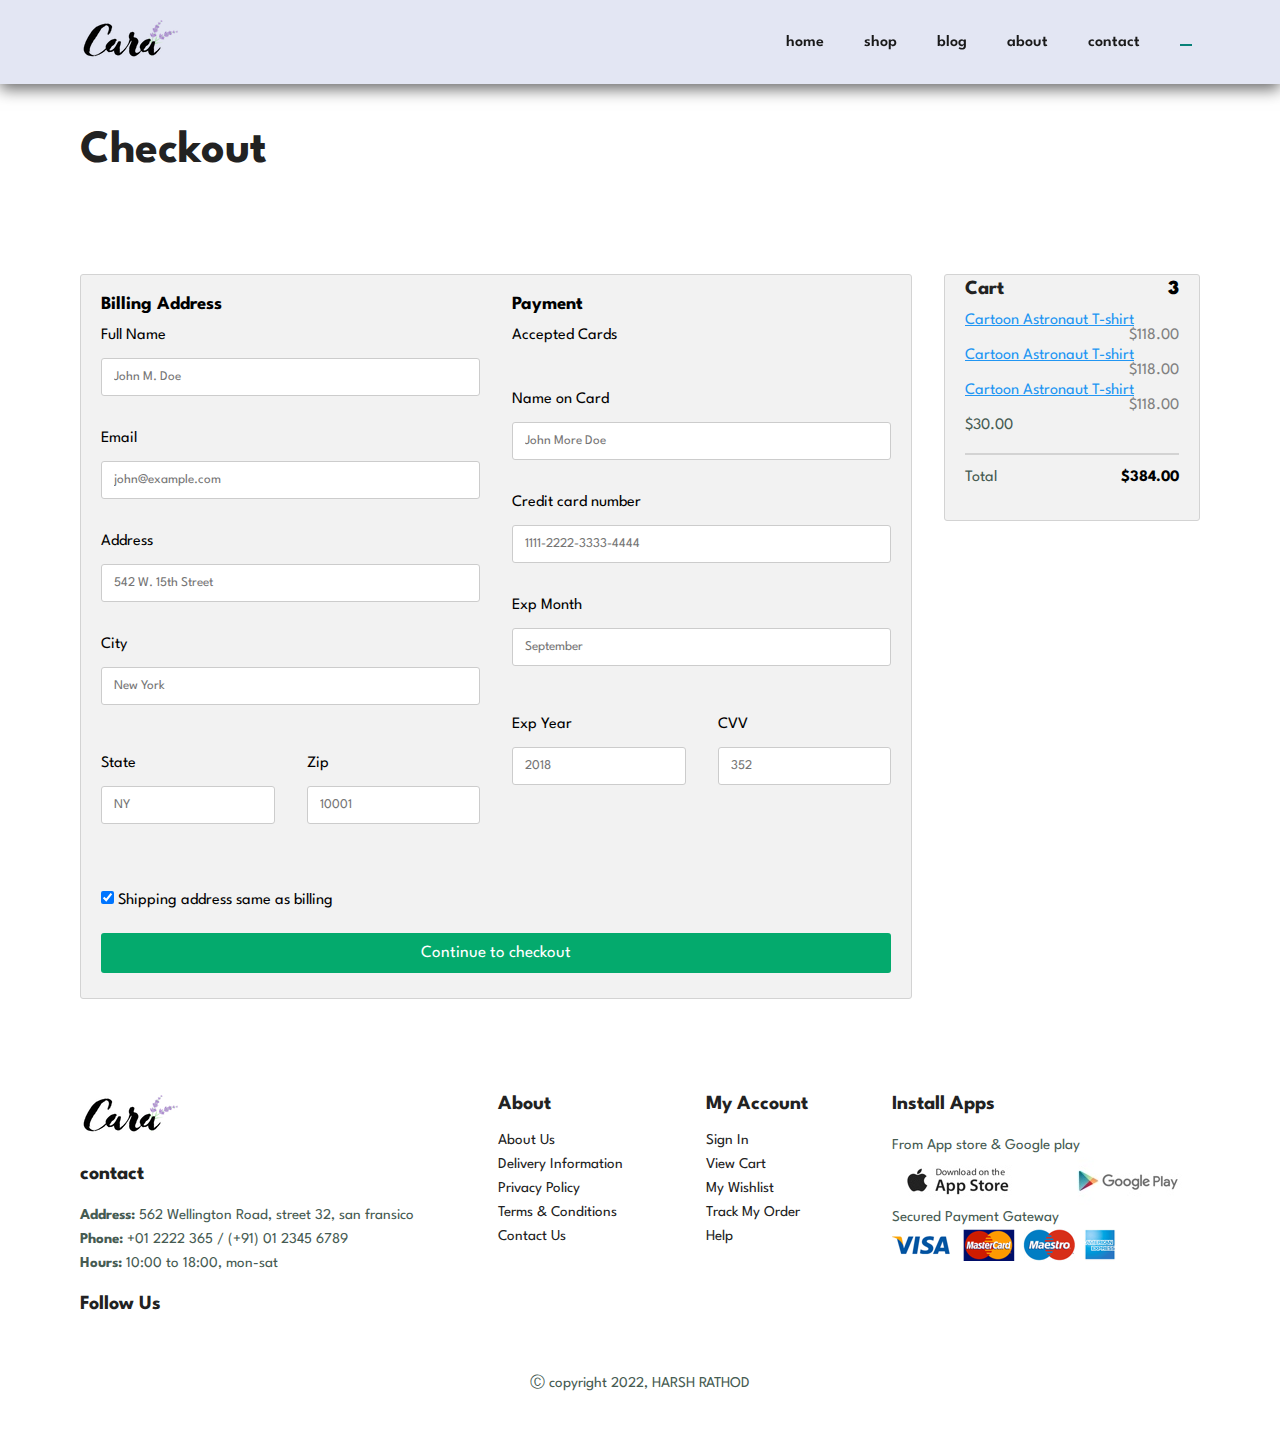
<file: checkout.html>
<!DOCTYPE html>
<html lang="en">

<head>
    <meta charset="UTF-8">
    <meta http-equiv="X-UA-Compatible" content="IE=edge">
    <meta name="viewport" content="width=device-width, initial-scale=1.0">
    <title>E-shoping | E-COMMERCE</title>
    <link rel="icon" type="image/x-icon" href="images/new-fav.jpg">

    <link rel="stylesheet" href="css/style.css">
    <link rel="stylesheet" href="https://cdnjs.cloudflare.com/ajax/libs/font-awesome/6.1.1/css/all.min.css" integrity="sha512-KfkfwYDsLkIlwQp6LFnl8zNdLGxu9YAA1QvwINks4PhcElQSvqcyVLLD9aMhXd13uQjoXtEKNosOWaZqXgel0g==" crossorigin="anonymous" referrerpolicy="no-referrer"
    />
    <link rel="stylesheet" href="https://cdnjs.cloudflare.com/ajax/libs/font-awesome/6.1.1/css/all.min.css" integrity="sha512-KfkfwYDsLkIlwQp6LFnl8zNdLGxu9YAA1QvwINks4PhcElQSvqcyVLLD9aMhXd13uQjoXtEKNosOWaZqXgel0g==" crossorigin="anonymous" referrerpolicy="no-referrer"
    />
</head>

<body>
    <button onclick="topFunction()" id="myBtn" title="Go to top">
        <svg xmlns="http://www.w3.org/2000/svg" height="24px" viewBox="0 0 24 24" width="24px" fill="currentcolor">
           <path d="M0 0h24v24H0V0z" fill="none"></path>
           <path d="M4 12l1.41 1.41L11 7.83V20h2V7.83l5.58 5.59L20 12l-8-8-8 8z"></path>
        </svg>
     </button>

    <section id="header">
        <a href="#"><img src="images/logo.png" class="logo" alt=""></a>

        <div>
            <ul id="navbar">
                <li>
                    <a href="index.html">home</a>
                </li>
                <li>
                    <a href="shop.html">shop</a>
                </li>
                <li>
                    <a href="blog.html">blog</a>
                </li>
                <li>
                    <a href="about.html">about</a>
                </li>
                <li>
                    <a href="contact.html">contact</a>
                </li>
                <li class="hidden">
                    <a href="cart.html" class="active"><i class="fa fa-shopping-bag" aria-hidden="true"></i>
                    </a>
                </li>
                <a href="#" id="close"><i class="fa-solid fa-xmark"></i></a>
            </ul>
        </div>
        <div class="mobile">


            <a href="cart.html"><i class="fa fa-shopping-bag" aria-hidden="true"></i>
                </a>
            <i id="bar" class="fa-solid fa-bars"></i>

        </div>
    </section>

    <h2 class="section-p1"> Checkout</h2>

    <div class="row section-p1">
        <div class="col-75">
            <div class="container">
                <form action="index.html">

                    <div class="row">
                        <div class="col-50">
                            <h3>Billing Address</h3>
                            <label for="fname"><i class="fa fa-user"></i> Full Name</label>
                            <input type="text" id="fname" name="firstname" placeholder="John M. Doe" required>
                            <label for="email"><i class="fa fa-envelope"></i> Email</label>
                            <input type="text" id="email" name="email" placeholder="john@example.com" required>
                            <label for="adr"><i class="fa fa-address-card-o"></i> Address</label>
                            <input type="text" id="adr" name="address" placeholder="542 W. 15th Street" required>
                            <label for="city"><i class="fa fa-institution"></i> City</label>
                            <input type="text" id="city" name="city" placeholder="New York"required>

                            <div class="row">
                                <div class="col-50">
                                    <label for="state">State</label>
                                    <input type="text" id="state" name="state" placeholder="NY" required>
                                </div>
                                <div class="col-50">
                                    <label for="zip">Zip</label>
                                    <input type="text" id="zip" name="zip" placeholder="10001" required>
                                </div>
                            </div>
                        </div>

                        <div class="col-50">
                            <h3>Payment</h3>
                            <label for="fname">Accepted Cards</label>
                            <div class="icon-container">
                                <i class="fa-brands fa-cc-visa" style="color:navy;"></i>
                                <i class="fa-brands fa-cc-mastercard" style="color:red;"></i>
                                <i class="fa-brands fa-cc-amex" style="color:blue;"></i>
                                <i class="fa-brands fa-cc-discover" style="color:orange;"></i>
                            </div>
                            <label for="cname">Name on Card</label>
                            <input type="text" id="cname" name="cardname" placeholder="John More Doe" required>
                            <label for="ccnum">Credit card number</label>
                            <input type="text" id="ccnum" name="cardnumber" placeholder="1111-2222-3333-4444" required>
                            <label for="expmonth">Exp Month</label>
                            <input type="text" id="expmonth" name="expmonth" placeholder="September" required>
                            <div class="row">
                                <div class="col-50">
                                    <label for="expyear">Exp Year</label>
                                    <input type="text" id="expyear" name="expyear" placeholder="2018" required>
                                </div>
                                <div class="col-50">
                                    <label for="cvv">CVV</label>
                                    <input type="text" id="cvv" name="cvv" placeholder="352" required>
                                </div>
                            </div>
                        </div>

                    </div>
                    <label>
          <input type="checkbox" checked="checked" name="sameadr"> Shipping address same as billing
        </label>
                    <input type="submit" value="Continue to checkout" class="btn">
                </form>
            </div>
        </div>
        <div class="col-25">
            <div class="container">
                <h4>Cart <span class="price" style="color:black"><i class="fa fa-shopping-cart"></i> <b>3</b></span></h4>
                <p><a href="cart.html">Cartoon Astronaut T-shirt</a> <span class="price">$118.00</span></p>
                <p><a href="cart.html">Cartoon Astronaut T-shirt</a> <span class="price">$118.00</span></p>
                <p><a href="cart.html">Cartoon Astronaut T-shirt</a> <span class="price">$118.00</span></p>
                <p><i class="fa-solid fa-truck-fast"></i> <span>$30.00</span></p>
                <hr>
                <p>Total <span class="price" style="color:black"><b>$384.00</b></span></p>
            </div>
        </div>
    </div>


    <footer class="section-p1">
        <div class="col">
            <img src="images/logo.png" alt="" class="logo">
            <h4>contact</h4>
            <p><strong>Address: </strong> 562 Wellington Road, street 32, san fransico</p>
            <p><strong>Phone: </strong> +01 2222 365 / (+91) 01 2345 6789</p>
            <p><strong>Hours: </strong> 10:00 to 18:00, mon-sat</p>

            <div class="follow">
                <h4>Follow Us</h4>
                <div class="icon">
                    <i class="fa-brands fa-facebook"></i>
                    <i class="fa-brands fa-twitter"></i>
                    <i class="fa-brands fa-pinterest-p"></i>
                    <i class="fa-brands fa-instagram"></i>
                    <i class="fa-brands fa-youtube"></i>
                </div>
            </div>
        </div>
        <div class="col">
            <h4>About</h4>
            <a href="#">About Us</a>
            <a href="#">Delivery Information</a>
            <a href="#">Privacy Policy</a>
            <a href="#">Terms & Conditions</a>
            <a href="#">Contact Us</a>
        </div>
        <div class="col">
            <h4>My Account</h4>
            <a href="#">Sign In</a>
            <a href="#">View Cart</a>
            <a href="#">My Wishlist</a>
            <a href="#">Track My Order</a>
            <a href="#">Help</a>
        </div>
        <div class="col">
            <h4>Install Apps</h4>
            <p>From App store & Google play</p>
            <div class="row">
                <img src="images/pay/app.jpg" alt="">
                <img src="images/pay/play.jpg" alt="">
            </div>
            <p>Secured Payment Gateway</p>
            <img src="images/pay/pay.png" alt="">
        </div>
        <div class="copyright">
            <p>Ⓒ copyright 2022, HARSH RATHOD</p>
        </div>
    </footer>

    <script>
        const bar = document.getElementById('bar');
        const nav = document.getElementById('navbar');
        const close = document.getElementById('close');
        if (bar) {
            bar.addEventListener('click', () => {
                nav.classList.add('active');
            });
        }
        if (close) {
            close.addEventListener('click', () => {
                nav.classList.remove('active');
            });
        }
    </script>
    <script>
        //Get the button
        var mybutton = document.getElementById("myBtn");

        // When the user scrolls down 20px from the top of the document, show the button
        window.onscroll = function() {
            scrollFunction()
        };

        function scrollFunction() {
            if (document.body.scrollTop > 400 || document.documentElement.scrollTop > 400) {
                mybutton.style.opacity = "100%";
            } else {
                mybutton.style.opacity = "0%";
            }
        }

        // When the user clicks on the button, scroll to the top of the document
        function topFunction() {
            document.body.scrollTop = 0;
            document.documentElement.scrollTop = 0;
        }
    </script>
</body>

</html>
</file>
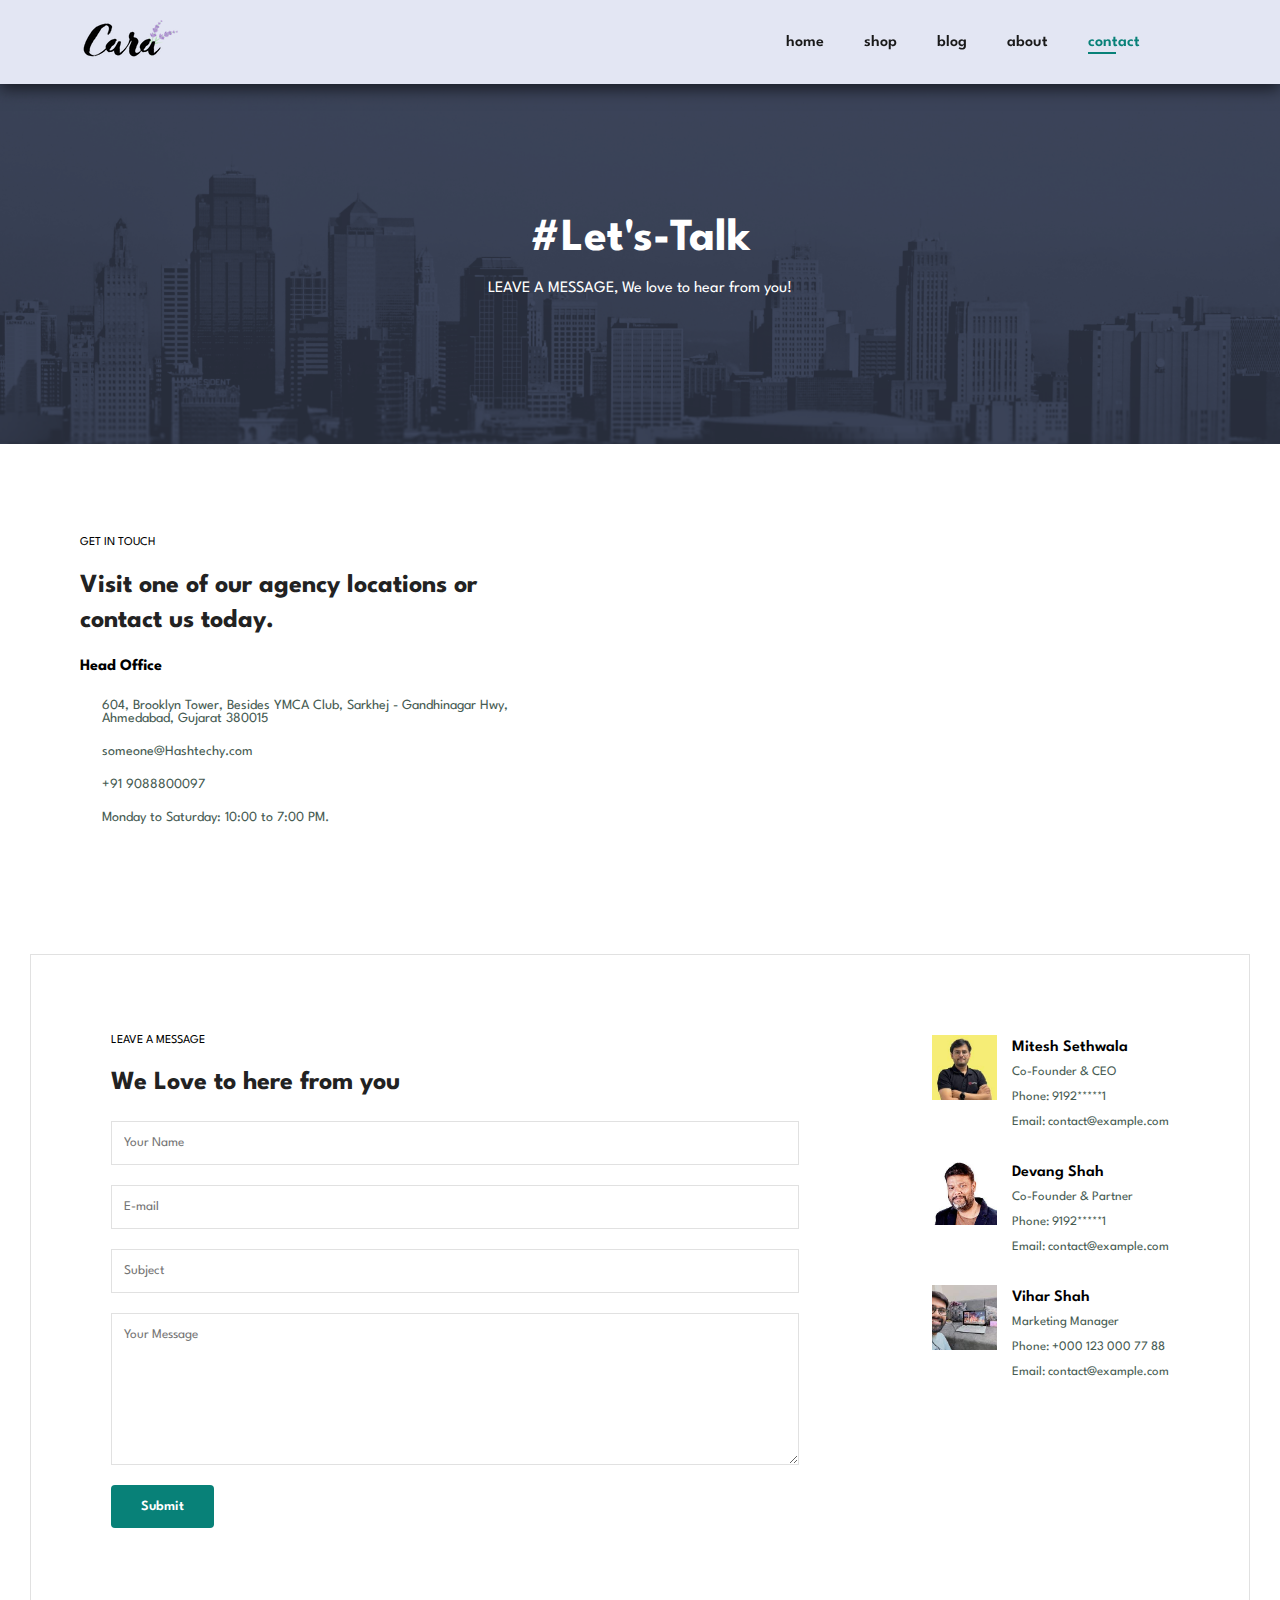
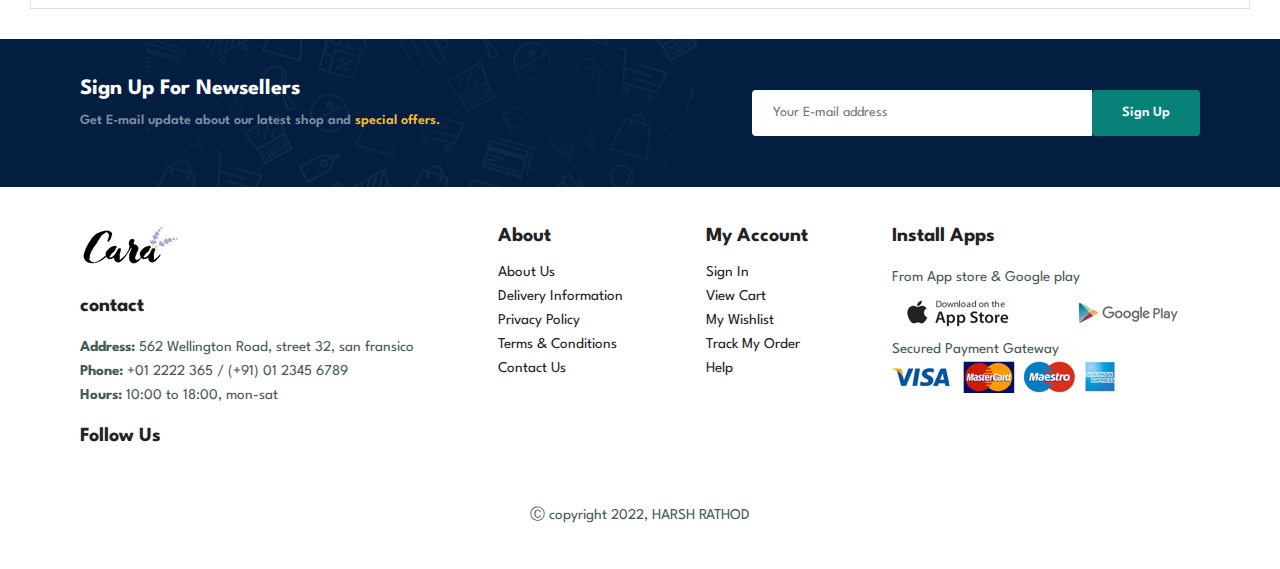
<file: contact.html>
<!DOCTYPE html>
<html lang="en">

<head>
    <meta charset="UTF-8">
    <meta http-equiv="X-UA-Compatible" content="IE=edge">
    <meta name="viewport" content="width=device-width, initial-scale=1.0">
    <title>E-shoping | E-COMMERCE</title>
    <link rel="icon" type="image/x-icon" href="images/new-fav.jpg">

    <link rel="stylesheet" href="css/style.css">
    <link rel="stylesheet" href="https://cdnjs.cloudflare.com/ajax/libs/font-awesome/6.1.1/css/all.min.css" integrity="sha512-KfkfwYDsLkIlwQp6LFnl8zNdLGxu9YAA1QvwINks4PhcElQSvqcyVLLD9aMhXd13uQjoXtEKNosOWaZqXgel0g==" crossorigin="anonymous" referrerpolicy="no-referrer"
    />
    <link rel="stylesheet" href="https://cdnjs.cloudflare.com/ajax/libs/font-awesome/6.1.1/css/all.min.css" integrity="sha512-KfkfwYDsLkIlwQp6LFnl8zNdLGxu9YAA1QvwINks4PhcElQSvqcyVLLD9aMhXd13uQjoXtEKNosOWaZqXgel0g==" crossorigin="anonymous" referrerpolicy="no-referrer"
    />
</head>

<body>
    <button onclick="topFunction()" id="myBtn" title="Go to top">
        <svg xmlns="http://www.w3.org/2000/svg" height="24px" viewBox="0 0 24 24" width="24px" fill="currentcolor">
           <path d="M0 0h24v24H0V0z" fill="none"></path>
           <path d="M4 12l1.41 1.41L11 7.83V20h2V7.83l5.58 5.59L20 12l-8-8-8 8z"></path>
        </svg>
     </button>

    <section id="header">
        <a href="#"><img src="images/logo.png" class="logo" alt=""></a>

        <div>
            <ul id="navbar">
                <li>
                    <a href="index.html">home</a>
                </li>
                <li>
                    <a href="shop.html">shop</a>
                </li>
                <li>
                    <a href="blog.html">blog</a>
                </li>
                <li>
                    <a href="about.html">about</a>
                </li>
                <li>
                    <a href="contact.html" class="active">contact</a>
                </li>
                <li class="hidden">
                    <a href="cart.html"><i class="fa fa-shopping-bag" aria-hidden="true"></i>
                    </a>
                </li>
                <a href="#" id="close"><i class="fa-solid fa-xmark"></i></a>
            </ul>
        </div>
        <div class="mobile">


            <a href="cart.html"><i class="fa fa-shopping-bag" aria-hidden="true"></i>
                </a>
            <i id="bar" class="fa-solid fa-bars"></i>

        </div>
    </section>
    <section id="page-header" class="about-header">

        <h2>#Let's-Talk</h2>

        <p>LEAVE A MESSAGE, We love to hear from you!</p>

    </section>

    <section class="contact-detail section-p1">
        <div class="details">
            <span>GET IN TOUCH</span>
            <h2>Visit one of our agency locations or contact us today.</h2>
            <h3>Head Office</h3>
            <div>
                <li>
                    <i class="fa-solid fa-map"></i>
                    <p>604, Brooklyn Tower, Besides YMCA Club, Sarkhej - Gandhinagar Hwy, Ahmedabad, Gujarat 380015</p>
                </li>
                <li>
                    <i class="fa-solid fa-envelope"></i>
                    <p>someone@Hashtechy.com</p>
                </li>
                <li>
                    <i class="fa-solid fa-phone"></i>
                    <p>+91 9088800097</p>
                </li>
                <li>
                    <i class="fa-solid fa-clock"></i>
                    <p>Monday to Saturday: 10:00 to 7:00 PM.</p>
                </li>
            </div>

        </div>
        <div class="map">
            <iframe src="https://www.google.com/maps/embed?pb=!1m18!1m12!1m3!1d3672.5417098571347!2d72.49859211444185!3d23.003874122800358!2m3!1f0!2f0!3f0!3m2!1i1024!2i768!4f13.1!3m3!1m2!1s0x395e9b3d7588de03%3A0x71922722765fbd87!2sHashtechy!5e0!3m2!1sen!2sin!4v1655463185340!5m2!1sen!2sin"
                width="600" height="450" style="border:0;" allowfullscreen="" loading="lazy" referrerpolicy="no-referrer-when-downgrade"></iframe>
        </div>
    </section>

    <section class="form-detail">
        <form action="">
            <span>LEAVE A MESSAGE</span>
            <h2>We Love to here from you</h2>
            <input type="text" placeholder="Your Name" required="">
            <input type="email" name="" id="" placeholder="E-mail" required="">
            <input type="text" name="" id="" placeholder="Subject" required="">
            <textarea name="" placeholder="Your Message" id="" cols="30" rows="10"></textarea>
            <button class="normal">Submit</button>
        </form>
        <div class="people">
            <div>
                <img src="images/ceo.jpg" alt="">
                <p><span>Mitesh Sethwala</span> Co-Founder & CEO <br> Phone: 9192*****1 <br>Email: contact@example.com</p>
            </div>



            <div>
                <img src="images/parter.jpg" alt="">
                <p><span>Devang Shah</span> Co-Founder & Partner <br> Phone: 9192*****1 <br>Email: contact@example.com</p>

            </div>
            <div>
                <img src="images/vihar.jpg" alt="">
                <p><span>Vihar Shah</span> Marketing Manager <br> Phone: +000 123 000 77 88 <br>Email: contact@example.com</p>

            </div>
        </div>
    </section>

    <section id="newseller" class="section-p1">
        <div class="newtext">
            <h4>Sign Up For Newsellers</h4>
            <p>Get E-mail update about our latest shop and <span>special offers.</span></p>
        </div>
        <div class="form">
            <input type="text" placeholder="Your E-mail address" required="">
            <button class="normal">Sign Up</button>
        </div>
    </section>


    <footer class="section-p1">
        <div class="col">
            <img src="images/logo.png" alt="" class="logo">
            <h4>contact</h4>
            <p><strong>Address: </strong> 562 Wellington Road, street 32, san fransico</p>
            <p><strong>Phone: </strong> +01 2222 365 / (+91) 01 2345 6789</p>
            <p><strong>Hours: </strong> 10:00 to 18:00, mon-sat</p>

            <div class="follow">
                <h4>Follow Us</h4>
                <div class="icon">
                    <i class="fa-brands fa-facebook"></i>
                    <i class="fa-brands fa-twitter"></i>
                    <i class="fa-brands fa-pinterest-p"></i>
                    <i class="fa-brands fa-instagram"></i>
                    <i class="fa-brands fa-youtube"></i>
                </div>
            </div>
        </div>
        <div class="col">
            <h4>About</h4>
            <a href="#">About Us</a>
            <a href="#">Delivery Information</a>
            <a href="#">Privacy Policy</a>
            <a href="#">Terms & Conditions</a>
            <a href="#">Contact Us</a>
        </div>
        <div class="col">
            <h4>My Account</h4>
            <a href="#">Sign In</a>
            <a href="#">View Cart</a>
            <a href="#">My Wishlist</a>
            <a href="#">Track My Order</a>
            <a href="#">Help</a>
        </div>
        <div class="col">
            <h4>Install Apps</h4>
            <p>From App store & Google play</p>
            <div class="row">
                <img src="images/pay/app.jpg" alt="">
                <img src="images/pay/play.jpg" alt="">
            </div>
            <p>Secured Payment Gateway</p>
            <img src="images/pay/pay.png" alt="">
        </div>
        <div class="copyright">
            <p>Ⓒ copyright 2022, HARSH RATHOD</p>
        </div>
    </footer>

    <script>
        const bar = document.getElementById('bar');
        const nav = document.getElementById('navbar');
        const close = document.getElementById('close');
        if (bar) {
            bar.addEventListener('click', () => {
                nav.classList.add('active');
            });
        }
        if (close) {
            close.addEventListener('click', () => {
                nav.classList.remove('active');
            });
        }
    </script>
    <script>
        //Get the button
        var mybutton = document.getElementById("myBtn");

        // When the user scrolls down 20px from the top of the document, show the button
        window.onscroll = function() {
            scrollFunction()
        };

        function scrollFunction() {
            if (document.body.scrollTop > 400 || document.documentElement.scrollTop > 400) {
                mybutton.style.opacity = "100%";
            } else {
                mybutton.style.opacity = "0%";
            }
        }

        // When the user clicks on the button, scroll to the top of the document
        function topFunction() {
            document.body.scrollTop = 0;
            document.documentElement.scrollTop = 0;
        }
    </script>
</body>

</html>
</file>
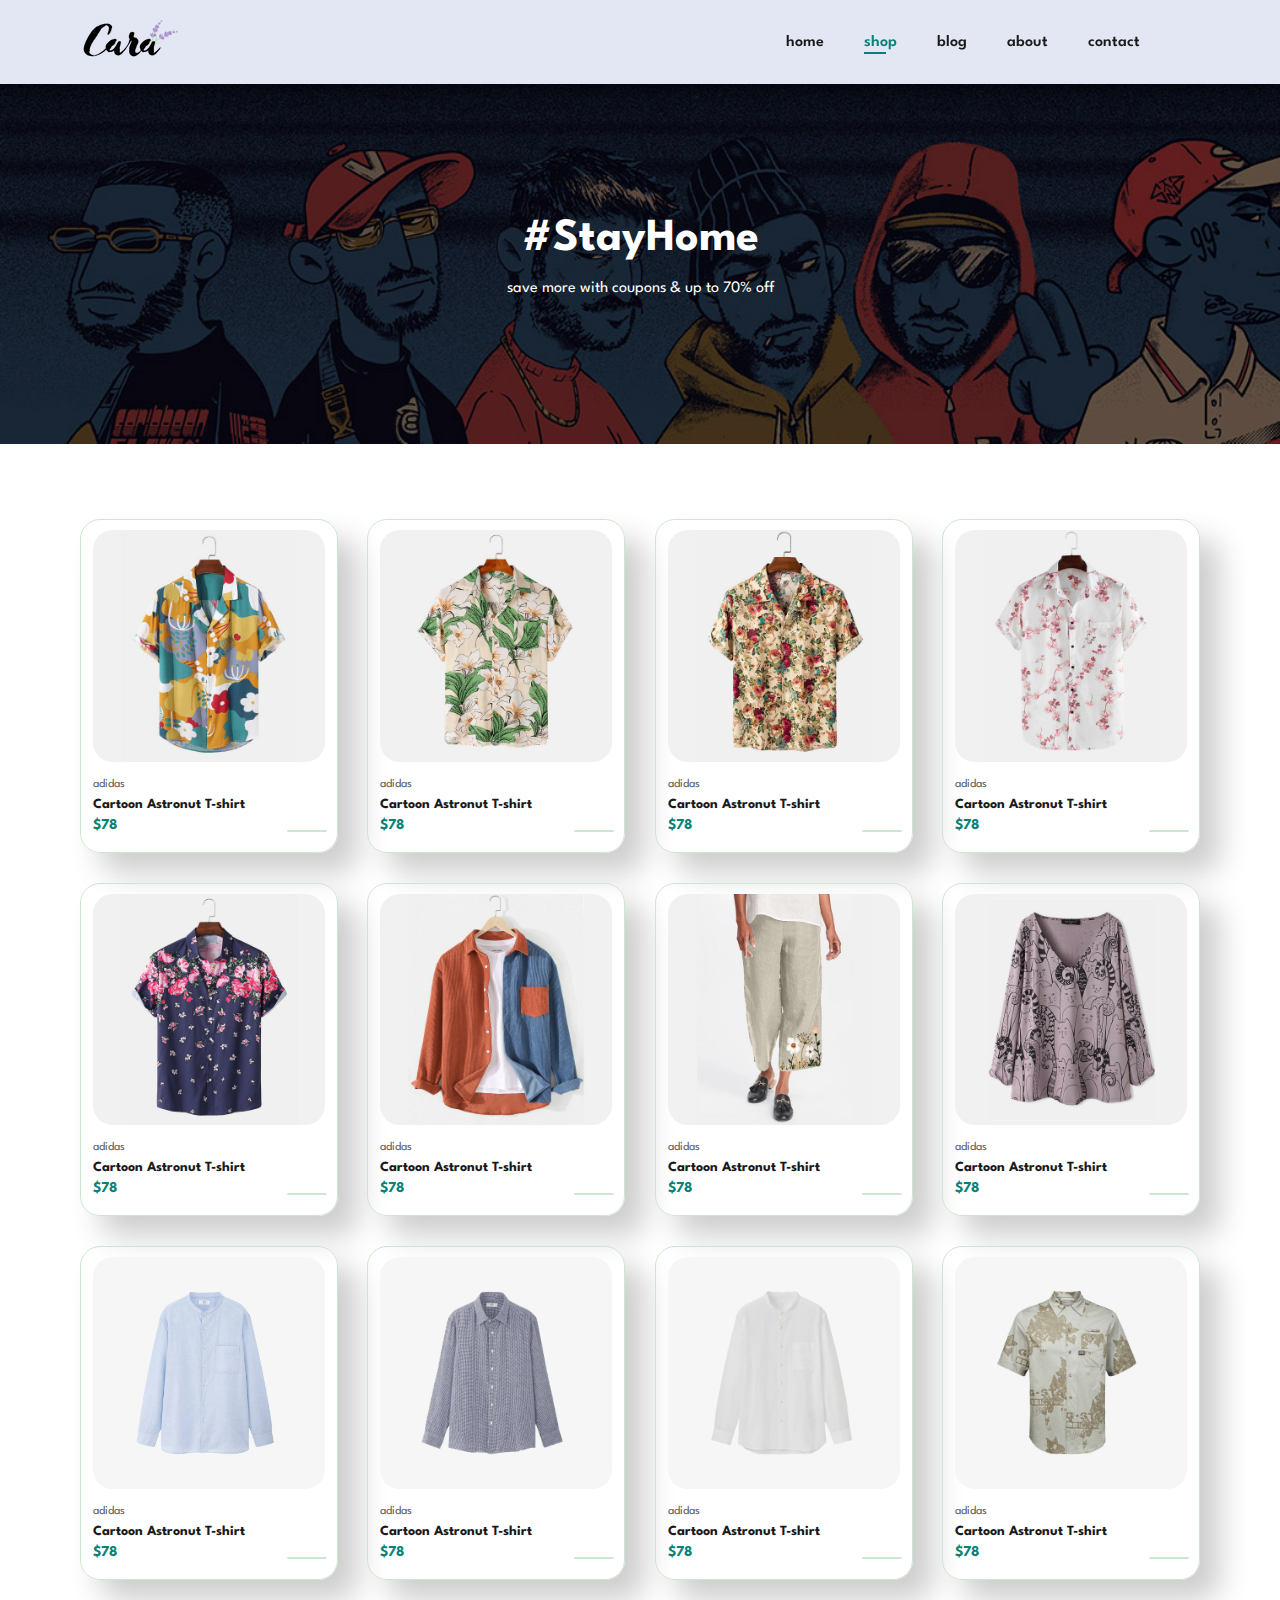
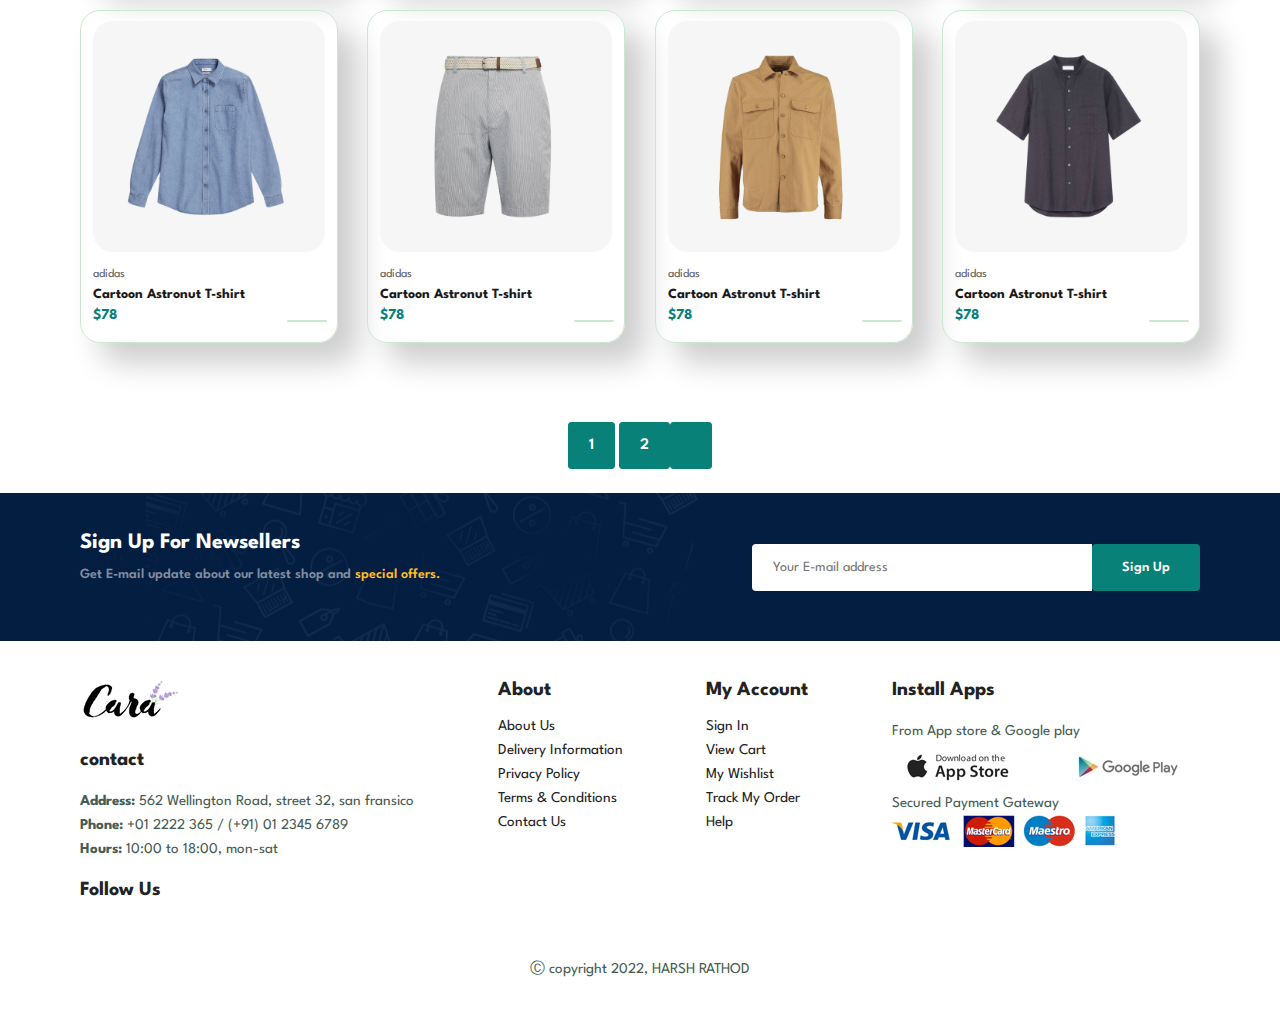
<file: shop.html>
<!DOCTYPE html>
<html lang="en">

<head>
    <meta charset="UTF-8">
    <meta http-equiv="X-UA-Compatible" content="IE=edge">
    <meta name="viewport" content="width=device-width, initial-scale=1.0">
    <title>E-shoping | E-COMMERCE</title>
    <link rel="icon" type="image/x-icon" href="images/new-fav.jpg">

    <link rel="stylesheet" href="css/style.css">
    <link rel="stylesheet" href="https://cdnjs.cloudflare.com/ajax/libs/font-awesome/6.1.1/css/all.min.css" integrity="sha512-KfkfwYDsLkIlwQp6LFnl8zNdLGxu9YAA1QvwINks4PhcElQSvqcyVLLD9aMhXd13uQjoXtEKNosOWaZqXgel0g==" crossorigin="anonymous" referrerpolicy="no-referrer"
    />
    <link rel="stylesheet" href="https://cdnjs.cloudflare.com/ajax/libs/font-awesome/6.1.1/css/all.min.css" integrity="sha512-KfkfwYDsLkIlwQp6LFnl8zNdLGxu9YAA1QvwINks4PhcElQSvqcyVLLD9aMhXd13uQjoXtEKNosOWaZqXgel0g==" crossorigin="anonymous" referrerpolicy="no-referrer"
    />
</head>

<body>
    <button onclick="topFunction()" id="myBtn" title="Go to top">
        <svg xmlns="http://www.w3.org/2000/svg" height="24px" viewBox="0 0 24 24" width="24px" fill="currentcolor">
           <path d="M0 0h24v24H0V0z" fill="none"></path>
           <path d="M4 12l1.41 1.41L11 7.83V20h2V7.83l5.58 5.59L20 12l-8-8-8 8z"></path>
        </svg>
     </button>
    <section id="header">
        <a href="#"><img src="images/logo.png" class="logo" alt=""></a>

        <div>
            <ul id="navbar">
                <li>
                    <a href="index.html">home</a>
                </li>
                <li>
                    <a href="shop.html" class="active">shop</a>
                </li>
                <li>
                    <a href="blog.html">blog</a>
                </li>
                <li>
                    <a href="about.html">about</a>
                </li>
                <li>
                    <a href="contact.html">contact</a>
                </li>
                <li class="hidden">
                    <a href="cart.html"><i class="fa fa-shopping-bag" aria-hidden="true"></i>
                    </a>
                </li>
                <a href="#" id="close"><i class="fa-solid fa-xmark"></i></a>
            </ul>
        </div>
        <div class="mobile">


            <a href="cart.html"><i class="fa fa-shopping-bag" aria-hidden="true"></i>
                </a>
            <i id="bar" class="fa-solid fa-bars"></i>

        </div>
    </section>
    <section id="page-header">

        <h2>#StayHome</h2>

        <p>save more with coupons & up to 70% off</p>

    </section>




    <section id="product1" class="section-p1">

        <div class="pro-container">
            <div class="pro" onclick="window.location.href='sproduct.html'">
                <img src="images/products/f1.jpg" alt="">
                <div class="des">
                    <span>adidas</span>
                    <h5>Cartoon Astronut T-shirt</h5>
                    <div class="star">
                        <i class="fa fa-star" aria-hidden="true"></i>
                        <i class="fa fa-star" aria-hidden="true"></i>
                        <i class="fa fa-star" aria-hidden="true"></i>
                        <i class="fa fa-star" aria-hidden="true"></i>
                        <i class="fa fa-star" aria-hidden="true"></i>
                    </div>
                    <h4>$78</h4>
                </div>
                <a href="#"><i class="fa-solid fa-cart-shopping cart"></i></a>
            </div>
            <div class="pro" onclick="window.location.href='sproduct.html'">
                <img src="images/products/f2.jpg" alt="">
                <div class="des">
                    <span>adidas</span>
                    <h5>Cartoon Astronut T-shirt</h5>
                    <div class="star">
                        <i class="fa fa-star" aria-hidden="true"></i>
                        <i class="fa fa-star" aria-hidden="true"></i>
                        <i class="fa fa-star" aria-hidden="true"></i>
                        <i class="fa fa-star" aria-hidden="true"></i>
                        <i class="fa fa-star" aria-hidden="true"></i>
                    </div>
                    <h4>$78</h4>
                </div>
                <a href="#"><i class="fa-solid fa-cart-shopping cart"></i></a>
            </div>
            <div class="pro" onclick="window.location.href='sproduct.html'">
                <img src="images/products/f3.jpg" alt="">
                <div class="des">
                    <span>adidas</span>
                    <h5>Cartoon Astronut T-shirt</h5>
                    <div class="star">
                        <i class="fa fa-star" aria-hidden="true"></i>
                        <i class="fa fa-star" aria-hidden="true"></i>
                        <i class="fa fa-star" aria-hidden="true"></i>
                        <i class="fa fa-star" aria-hidden="true"></i>
                        <i class="fa fa-star" aria-hidden="true"></i>
                    </div>
                    <h4>$78</h4>
                </div>
                <a href="#"><i class="fa-solid fa-cart-shopping cart"></i></a>
            </div>
            <div class="pro" onclick="window.location.href='sproduct.html'">
                <img src="images/products/f4.jpg" alt="">
                <div class="des">
                    <span>adidas</span>
                    <h5>Cartoon Astronut T-shirt</h5>
                    <div class="star">
                        <i class="fa fa-star" aria-hidden="true"></i>
                        <i class="fa fa-star" aria-hidden="true"></i>
                        <i class="fa fa-star" aria-hidden="true"></i>
                        <i class="fa fa-star" aria-hidden="true"></i>
                        <i class="fa fa-star" aria-hidden="true"></i>
                    </div>
                    <h4>$78</h4>
                </div>
                <a href="#"><i class="fa-solid fa-cart-shopping cart"></i></a>
            </div>
            <div class="pro" onclick="window.location.href='sproduct.html'">
                <img src="images/products/f5.jpg" alt="">
                <div class="des">
                    <span>adidas</span>
                    <h5>Cartoon Astronut T-shirt</h5>
                    <div class="star">
                        <i class="fa fa-star" aria-hidden="true"></i>
                        <i class="fa fa-star" aria-hidden="true"></i>
                        <i class="fa fa-star" aria-hidden="true"></i>
                        <i class="fa fa-star" aria-hidden="true"></i>
                        <i class="fa fa-star" aria-hidden="true"></i>
                    </div>
                    <h4>$78</h4>
                </div>
                <a href="#"><i class="fa-solid fa-cart-shopping cart"></i></a>
            </div>
            <div class="pro" onclick="window.location.href='sproduct.html'">
                <img src="images/products/f6.jpg" alt="">
                <div class="des">
                    <span>adidas</span>
                    <h5>Cartoon Astronut T-shirt</h5>
                    <div class="star">
                        <i class="fa fa-star" aria-hidden="true"></i>
                        <i class="fa fa-star" aria-hidden="true"></i>
                        <i class="fa fa-star" aria-hidden="true"></i>
                        <i class="fa fa-star" aria-hidden="true"></i>
                        <i class="fa fa-star" aria-hidden="true"></i>
                    </div>
                    <h4>$78</h4>
                </div>
                <a href="#"><i class="fa-solid fa-cart-shopping cart"></i></a>
            </div>
            <div class="pro" onclick="window.location.href='sproduct.html'">
                <img src="images/products/f7.jpg" alt="">
                <div class="des">
                    <span>adidas</span>
                    <h5>Cartoon Astronut T-shirt</h5>
                    <div class="star">
                        <i class="fa fa-star" aria-hidden="true"></i>
                        <i class="fa fa-star" aria-hidden="true"></i>
                        <i class="fa fa-star" aria-hidden="true"></i>
                        <i class="fa fa-star" aria-hidden="true"></i>
                        <i class="fa fa-star" aria-hidden="true"></i>
                    </div>
                    <h4>$78</h4>
                </div>
                <a href="#"><i class="fa-solid fa-cart-shopping cart"></i></a>
            </div>
            <div class="pro" onclick="window.location.href='sproduct.html'">
                <img src="images/products/f8.jpg" alt="">
                <div class="des">
                    <span>adidas</span>
                    <h5>Cartoon Astronut T-shirt</h5>
                    <div class="star">
                        <i class="fa fa-star" aria-hidden="true"></i>
                        <i class="fa fa-star" aria-hidden="true"></i>
                        <i class="fa fa-star" aria-hidden="true"></i>
                        <i class="fa fa-star" aria-hidden="true"></i>
                        <i class="fa fa-star" aria-hidden="true"></i>
                    </div>
                    <h4>$78</h4>
                </div>
                <a href="#"><i class="fa-solid fa-cart-shopping cart"></i></a>
            </div>

            <div class="pro" onclick="window.location.href='sproduct.html'">
                <img src="images/products/n1.jpg" alt="">
                <div class="des">
                    <span>adidas</span>
                    <h5>Cartoon Astronut T-shirt</h5>
                    <div class="star">
                        <i class="fa fa-star" aria-hidden="true"></i>
                        <i class="fa fa-star" aria-hidden="true"></i>
                        <i class="fa fa-star" aria-hidden="true"></i>
                        <i class="fa fa-star" aria-hidden="true"></i>
                        <i class="fa fa-star" aria-hidden="true"></i>
                    </div>
                    <h4>$78</h4>
                </div>
                <a href="#"><i class="fa-solid fa-cart-shopping cart"></i></a>
            </div>
            <div class="pro" onclick="window.location.href='sproduct.html'">
                <img src="images/products/n2.jpg" alt="">
                <div class="des">
                    <span>adidas</span>
                    <h5>Cartoon Astronut T-shirt</h5>
                    <div class="star">
                        <i class="fa fa-star" aria-hidden="true"></i>
                        <i class="fa fa-star" aria-hidden="true"></i>
                        <i class="fa fa-star" aria-hidden="true"></i>
                        <i class="fa fa-star" aria-hidden="true"></i>
                        <i class="fa fa-star" aria-hidden="true"></i>
                    </div>
                    <h4>$78</h4>
                </div>
                <a href="#"><i class="fa-solid fa-cart-shopping cart"></i></a>
            </div>
            <div class="pro" onclick="window.location.href='sproduct.html'">
                <img src="images/products/n3.jpg" alt="">
                <div class="des">
                    <span>adidas</span>
                    <h5>Cartoon Astronut T-shirt</h5>
                    <div class="star">
                        <i class="fa fa-star" aria-hidden="true"></i>
                        <i class="fa fa-star" aria-hidden="true"></i>
                        <i class="fa fa-star" aria-hidden="true"></i>
                        <i class="fa fa-star" aria-hidden="true"></i>
                        <i class="fa fa-star" aria-hidden="true"></i>
                    </div>
                    <h4>$78</h4>
                </div>
                <a href="#"><i class="fa-solid fa-cart-shopping cart"></i></a>
            </div>
            <div class="pro" onclick="window.location.href='sproduct.html'">
                <img src="images/products/n4.jpg" alt="">
                <div class="des">
                    <span>adidas</span>
                    <h5>Cartoon Astronut T-shirt</h5>
                    <div class="star">
                        <i class="fa fa-star" aria-hidden="true"></i>
                        <i class="fa fa-star" aria-hidden="true"></i>
                        <i class="fa fa-star" aria-hidden="true"></i>
                        <i class="fa fa-star" aria-hidden="true"></i>
                        <i class="fa fa-star" aria-hidden="true"></i>
                    </div>
                    <h4>$78</h4>
                </div>
                <a href="#"><i class="fa-solid fa-cart-shopping cart"></i></a>
            </div>
            <div class="pro" onclick="window.location.href='sproduct.html'">
                <img src="images/products/n5.jpg" alt="">
                <div class="des">
                    <span>adidas</span>
                    <h5>Cartoon Astronut T-shirt</h5>
                    <div class="star">
                        <i class="fa fa-star" aria-hidden="true"></i>
                        <i class="fa fa-star" aria-hidden="true"></i>
                        <i class="fa fa-star" aria-hidden="true"></i>
                        <i class="fa fa-star" aria-hidden="true"></i>
                        <i class="fa fa-star" aria-hidden="true"></i>
                    </div>
                    <h4>$78</h4>
                </div>
                <a href="#"><i class="fa-solid fa-cart-shopping cart"></i></a>
            </div>
            <div class="pro" onclick="window.location.href='sproduct.html'">
                <img src="images/products/n6.jpg" alt="">
                <div class="des">
                    <span>adidas</span>
                    <h5>Cartoon Astronut T-shirt</h5>
                    <div class="star">
                        <i class="fa fa-star" aria-hidden="true"></i>
                        <i class="fa fa-star" aria-hidden="true"></i>
                        <i class="fa fa-star" aria-hidden="true"></i>
                        <i class="fa fa-star" aria-hidden="true"></i>
                        <i class="fa fa-star" aria-hidden="true"></i>
                    </div>
                    <h4>$78</h4>
                </div>
                <a href="#"><i class="fa-solid fa-cart-shopping cart"></i></a>
            </div>
            <div class="pro" onclick="window.location.href='sproduct.html'">
                <img src="images/products/n7.jpg" alt="">
                <div class="des">
                    <span>adidas</span>
                    <h5>Cartoon Astronut T-shirt</h5>
                    <div class="star">
                        <i class="fa fa-star" aria-hidden="true"></i>
                        <i class="fa fa-star" aria-hidden="true"></i>
                        <i class="fa fa-star" aria-hidden="true"></i>
                        <i class="fa fa-star" aria-hidden="true"></i>
                        <i class="fa fa-star" aria-hidden="true"></i>
                    </div>
                    <h4>$78</h4>
                </div>
                <a href="#"><i class="fa-solid fa-cart-shopping cart"></i></a>
            </div>
            <div class="pro" onclick="window.location.href='sproduct.html'">
                <img src="images/products/n8.jpg" alt="">
                <div class="des">
                    <span>adidas</span>
                    <h5>Cartoon Astronut T-shirt</h5>
                    <div class="star">
                        <i class="fa fa-star" aria-hidden="true"></i>
                        <i class="fa fa-star" aria-hidden="true"></i>
                        <i class="fa fa-star" aria-hidden="true"></i>
                        <i class="fa fa-star" aria-hidden="true"></i>
                        <i class="fa fa-star" aria-hidden="true"></i>
                    </div>
                    <h4>$78</h4>
                </div>
                <a href="#"><i class="fa-solid fa-cart-shopping cart"></i></a>
            </div>
        </div>
    </section>

    <section class="pagination section-p1">
        <a href="#">1</a>
        <a href="#">2</a>
        <a href="#"><i class="fa-solid fa-arrow-right"></i></a>
    </section>

    <section id="newseller" class="section-p1">
        <div class="newtext">
            <h4>Sign Up For Newsellers</h4>
            <p>Get E-mail update about our latest shop and <span>special offers.</span></p>
        </div>
        <div class="form">
            <input type="text" placeholder="Your E-mail address">
            <button class="normal">Sign Up</button>
        </div>
    </section>

    <footer class="section-p1">
        <div class="col">
            <img src="images/logo.png" alt="" class="logo">
            <h4>contact</h4>
            <p><strong>Address: </strong> 562 Wellington Road, street 32, san fransico</p>
            <p><strong>Phone: </strong> +01 2222 365 / (+91) 01 2345 6789</p>
            <p><strong>Hours: </strong> 10:00 to 18:00, mon-sat</p>

            <div class="follow">
                <h4>Follow Us</h4>
                <div class="icon">
                    <i class="fa-brands fa-facebook"></i>
                    <i class="fa-brands fa-twitter"></i>
                    <i class="fa-brands fa-pinterest-p"></i>
                    <i class="fa-brands fa-instagram"></i>
                    <i class="fa-brands fa-youtube"></i>
                </div>
            </div>
        </div>
        <div class="col">
            <h4>About</h4>
            <a href="#">About Us</a>
            <a href="#">Delivery Information</a>
            <a href="#">Privacy Policy</a>
            <a href="#">Terms & Conditions</a>
            <a href="#">Contact Us</a>
        </div>
        <div class="col">
            <h4>My Account</h4>
            <a href="#">Sign In</a>
            <a href="#">View Cart</a>
            <a href="#">My Wishlist</a>
            <a href="#">Track My Order</a>
            <a href="#">Help</a>
        </div>
        <div class="col">
            <h4>Install Apps</h4>
            <p>From App store & Google play</p>
            <div class="row">
                <img src="images/pay/app.jpg" alt="">
                <img src="images/pay/play.jpg" alt="">
            </div>
            <p>Secured Payment Gateway</p>
            <img src="images/pay/pay.png" alt="">
        </div>
        <div class="copyright">
            <p>Ⓒ copyright 2022, HARSH RATHOD</p>
        </div>
    </footer>

    <script>
        const bar = document.getElementById('bar');
        const nav = document.getElementById('navbar');
        const close = document.getElementById('close');
        if (bar) {
            bar.addEventListener('click', () => {
                nav.classList.add('active');
            });
        }
        if (close) {
            close.addEventListener('click', () => {
                nav.classList.remove('active');
            });
        }
    </script>
    <script>
        //Get the button
        var mybutton = document.getElementById("myBtn");

        // When the user scrolls down 20px from the top of the document, show the button
        window.onscroll = function() {
            scrollFunction()
        };

        function scrollFunction() {
            if (document.body.scrollTop > 400 || document.documentElement.scrollTop > 400) {
                mybutton.style.opacity = "100%";
            } else {
                mybutton.style.opacity = "0%";
            }
        }

        // When the user clicks on the button, scroll to the top of the document
        function topFunction() {
            document.body.scrollTop = 0;
            document.documentElement.scrollTop = 0;
        }
    </script>
</body>

</html>
</file>
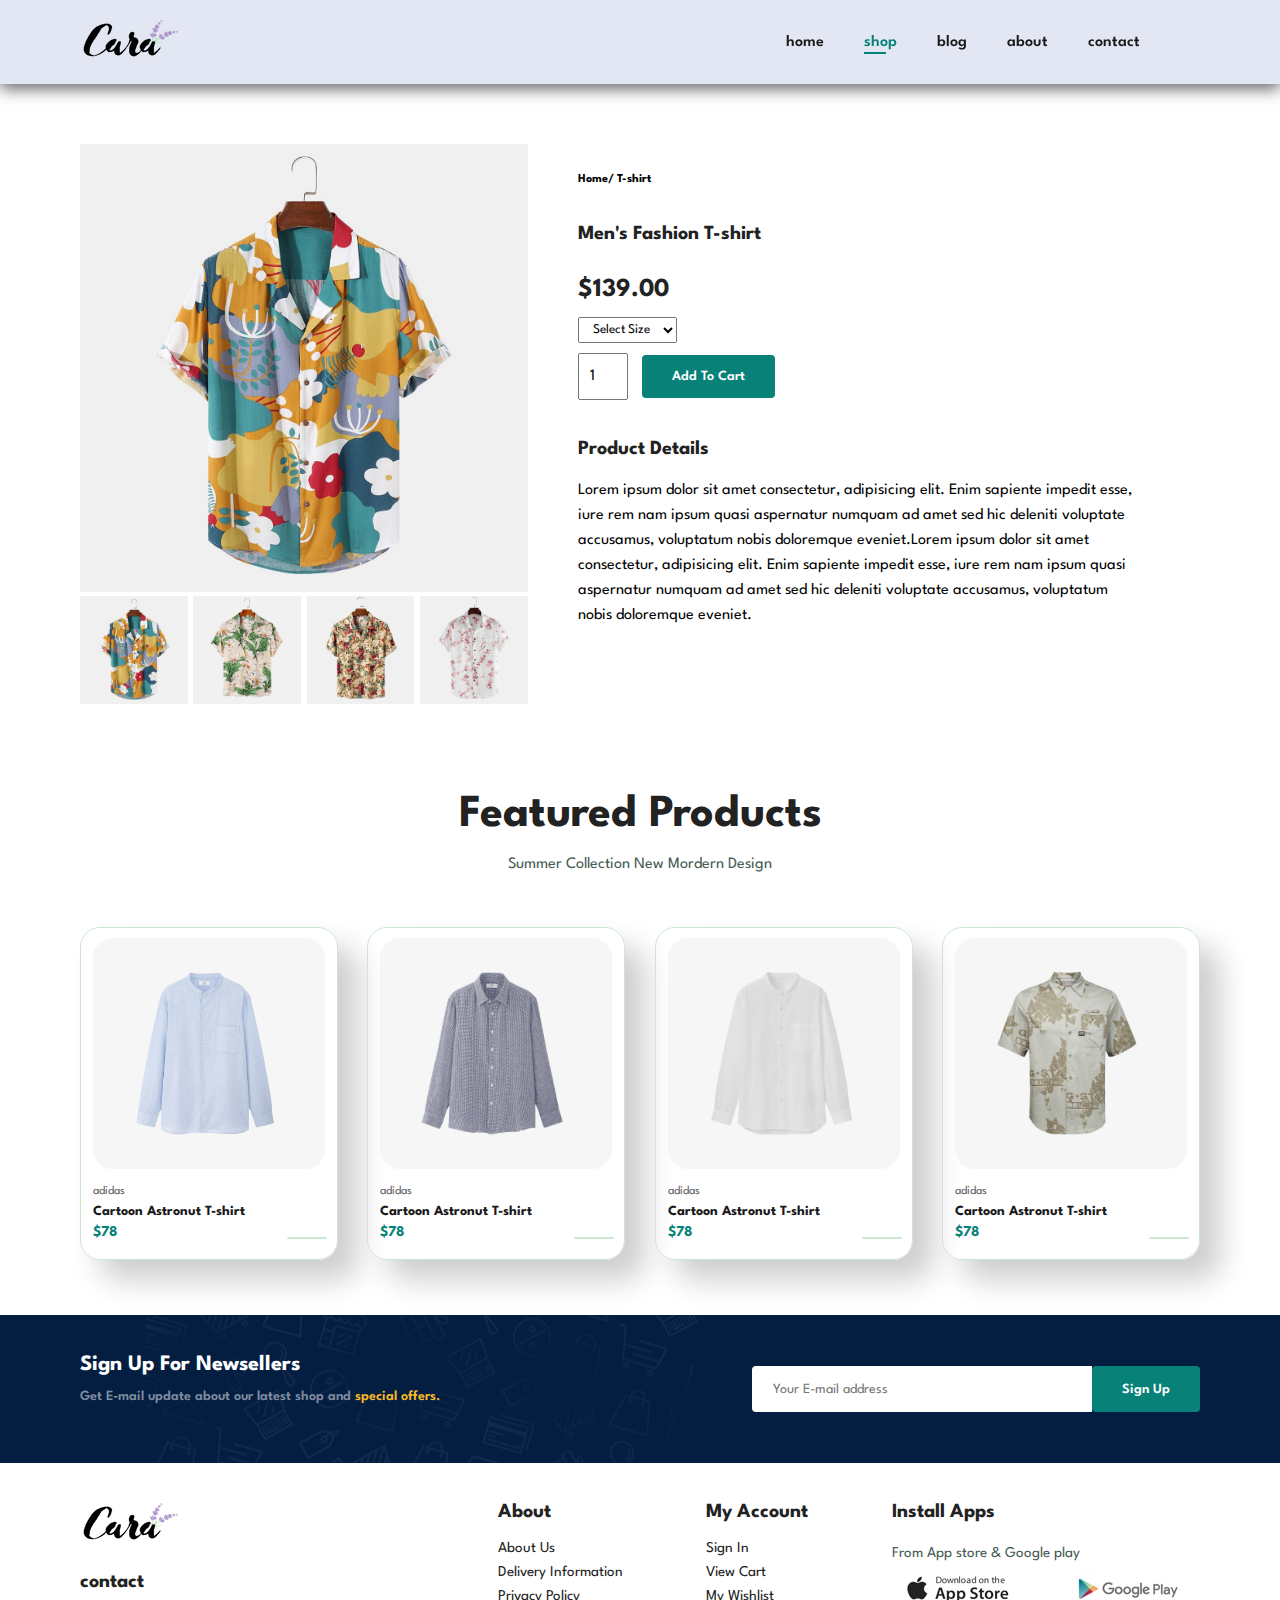
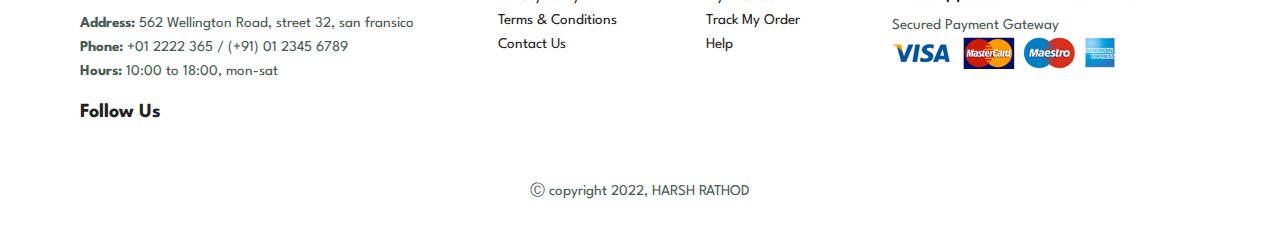
<file: sproduct.html>
<!DOCTYPE html>
<html lang="en">

<head>
    <meta charset="UTF-8">
    <meta http-equiv="X-UA-Compatible" content="IE=edge">
    <meta name="viewport" content="width=device-width, initial-scale=1.0">
    <title>E-shoping | E-COMMERCE</title>
    <link rel="icon" type="image/x-icon" href="images/new-fav.jpg">

    <link rel="stylesheet" href="css/style.css">
    <link rel="stylesheet" href="https://cdnjs.cloudflare.com/ajax/libs/font-awesome/6.1.1/css/all.min.css" integrity="sha512-KfkfwYDsLkIlwQp6LFnl8zNdLGxu9YAA1QvwINks4PhcElQSvqcyVLLD9aMhXd13uQjoXtEKNosOWaZqXgel0g==" crossorigin="anonymous" referrerpolicy="no-referrer"
    />
    <link rel="stylesheet" href="https://cdnjs.cloudflare.com/ajax/libs/font-awesome/6.1.1/css/all.min.css" integrity="sha512-KfkfwYDsLkIlwQp6LFnl8zNdLGxu9YAA1QvwINks4PhcElQSvqcyVLLD9aMhXd13uQjoXtEKNosOWaZqXgel0g==" crossorigin="anonymous" referrerpolicy="no-referrer"
    />
</head>

<body>
    <button onclick="topFunction()" id="myBtn" title="Go to top">
        <svg xmlns="http://www.w3.org/2000/svg" height="24px" viewBox="0 0 24 24" width="24px" fill="currentcolor">
           <path d="M0 0h24v24H0V0z" fill="none"></path>
           <path d="M4 12l1.41 1.41L11 7.83V20h2V7.83l5.58 5.59L20 12l-8-8-8 8z"></path>
        </svg>
     </button>
    <section id="header">
        <a href="#"><img src="images/logo.png" class="logo" alt=""></a>

        <div>
            <ul id="navbar">
                <li>
                    <a href="index.html">home</a>
                </li>
                <li>
                    <a href="shop.html" class="active">shop</a>
                </li>
                <li>
                    <a href="blog.html">blog</a>
                </li>
                <li>
                    <a href="about.html">about</a>
                </li>
                <li>
                    <a href="contact.html">contact</a>
                </li>
                <li class="hidden">
                    <a href="cart.html"><i class="fa fa-shopping-bag" aria-hidden="true"></i>
                    </a>
                </li>
                <a href="#" id="close"><i class="fa-solid fa-xmark"></i></a>
            </ul>
        </div>
        <div class="mobile">


            <a href="cart.html"><i class="fa fa-shopping-bag" aria-hidden="true"></i>
                </a>
            <i id="bar" class="fa-solid fa-bars"></i>

        </div>
    </section>

    <section class="prodetails section-p1">
        <div class="single-pro-img">
            <img src="images/products/f1.jpg" width="100%" id="productimg" alt="">
            <div class="small-img-group">
                <div class="small-img-col">
                    <img src="images/products/f1.jpg" width="100%" class="small-img" alt="">
                </div>
                <div class="small-img-col">
                    <img src="images/products/f2.jpg" width="100%" class="small-img" alt="">
                </div>
                <div class="small-img-col">
                    <img src="images/products/f3.jpg" width="100%" class="small-img" alt="">
                </div>
                <div class="small-img-col">
                    <img src="images/products/f4.jpg" width="100%" class="small-img" alt="">
                </div>
            </div>
        </div>
        <div class="single-product-detail">
            <h6>Home/ T-shirt</h6>
            <h4>Men's Fashion T-shirt</h4>
            <h2>$139.00</h2>
            <select name="" id="">
                <option value="">Select Size</option>
                <option value="">S</option>
                <option value="">M</option>
                <option value="">XL</option>
                <option value="">XXL</option>
                <option value="">Large</option>
            </select>
            <input type="number" value="1">
            <button class="normal" onclick="window.location.href='cart.html'">Add To Cart</button>
            <h4>Product Details</h4>
            <span>Lorem ipsum dolor sit amet consectetur, adipisicing elit. Enim sapiente impedit esse, iure rem nam ipsum quasi aspernatur numquam ad amet sed hic deleniti voluptate accusamus, voluptatum nobis doloremque eveniet.Lorem ipsum dolor sit amet consectetur, adipisicing elit. Enim sapiente impedit esse, iure rem nam ipsum quasi aspernatur numquam ad amet sed hic deleniti voluptate accusamus, voluptatum nobis doloremque eveniet.</span>
        </div>
    </section>

    <section id="product1" class="section-p1">
        <h2>Featured Products</h2>
        <p>Summer Collection New Mordern Design</p>
        <div class="pro-container">
            <div class="pro" onclick="window.location.href='sproduct.html'">
                <img src="images/products/n1.jpg" alt="">
                <div class="des">
                    <span>adidas</span>
                    <h5>Cartoon Astronut T-shirt</h5>
                    <div class="star">
                        <i class="fa fa-star" aria-hidden="true"></i>
                        <i class="fa fa-star" aria-hidden="true"></i>
                        <i class="fa fa-star" aria-hidden="true"></i>
                        <i class="fa fa-star" aria-hidden="true"></i>
                        <i class="fa fa-star" aria-hidden="true"></i>
                    </div>
                    <h4>$78</h4>
                </div>
                <a href="#"><i class="fa-solid fa-cart-shopping cart"></i></a>
            </div>
            <div class="pro" onclick="window.location.href='sproduct.html'">
                <img src="images/products/n2.jpg" alt="">
                <div class="des">
                    <span>adidas</span>
                    <h5>Cartoon Astronut T-shirt</h5>
                    <div class="star">
                        <i class="fa fa-star" aria-hidden="true"></i>
                        <i class="fa fa-star" aria-hidden="true"></i>
                        <i class="fa fa-star" aria-hidden="true"></i>
                        <i class="fa fa-star" aria-hidden="true"></i>
                        <i class="fa fa-star" aria-hidden="true"></i>
                    </div>
                    <h4>$78</h4>
                </div>
                <a href="#"><i class="fa-solid fa-cart-shopping cart"></i></a>
            </div>
            <div class="pro" onclick="window.location.href='sproduct.html'">
                <img src="images/products/n3.jpg" alt="">
                <div class="des">
                    <span>adidas</span>
                    <h5>Cartoon Astronut T-shirt</h5>
                    <div class="star">
                        <i class="fa fa-star" aria-hidden="true"></i>
                        <i class="fa fa-star" aria-hidden="true"></i>
                        <i class="fa fa-star" aria-hidden="true"></i>
                        <i class="fa fa-star" aria-hidden="true"></i>
                        <i class="fa fa-star" aria-hidden="true"></i>
                    </div>
                    <h4>$78</h4>
                </div>
                <a href="#"><i class="fa-solid fa-cart-shopping cart"></i></a>
            </div>
            <div class="pro" onclick="window.location.href='sproduct.html'">
                <img src="images/products/n4.jpg" alt="">
                <div class="des">
                    <span>adidas</span>
                    <h5>Cartoon Astronut T-shirt</h5>
                    <div class="star">
                        <i class="fa fa-star" aria-hidden="true"></i>
                        <i class="fa fa-star" aria-hidden="true"></i>
                        <i class="fa fa-star" aria-hidden="true"></i>
                        <i class="fa fa-star" aria-hidden="true"></i>
                        <i class="fa fa-star" aria-hidden="true"></i>
                    </div>
                    <h4>$78</h4>
                </div>
                <a href="#"><i class="fa-solid fa-cart-shopping cart"></i></a>
            </div>

        </div>
        </div>
    </section>

    <section id="newseller" class="section-p1">
        <div class="newtext">
            <h4>Sign Up For Newsellers</h4>
            <p>Get E-mail update about our latest shop and <span>special offers.</span></p>
        </div>
        <div class="form">
            <input type="text" placeholder="Your E-mail address">
            <button class="normal">Sign Up</button>
        </div>
    </section>

    <footer class="section-p1">
        <div class="col">
            <img src="images/logo.png" alt="" class="logo">
            <h4>contact</h4>
            <p><strong>Address: </strong> 562 Wellington Road, street 32, san fransico</p>
            <p><strong>Phone: </strong> +01 2222 365 / (+91) 01 2345 6789</p>
            <p><strong>Hours: </strong> 10:00 to 18:00, mon-sat</p>

            <div class="follow">
                <h4>Follow Us</h4>
                <div class="icon">
                    <i class="fa-brands fa-facebook"></i>
                    <i class="fa-brands fa-twitter"></i>
                    <i class="fa-brands fa-pinterest-p"></i>
                    <i class="fa-brands fa-instagram"></i>
                    <i class="fa-brands fa-youtube"></i>
                </div>
            </div>
        </div>
        <div class="col">
            <h4>About</h4>
            <a href="#">About Us</a>
            <a href="#">Delivery Information</a>
            <a href="#">Privacy Policy</a>
            <a href="#">Terms & Conditions</a>
            <a href="#">Contact Us</a>
        </div>
        <div class="col">
            <h4>My Account</h4>
            <a href="#">Sign In</a>
            <a href="#">View Cart</a>
            <a href="#">My Wishlist</a>
            <a href="#">Track My Order</a>
            <a href="#">Help</a>
        </div>
        <div class="col">
            <h4>Install Apps</h4>
            <p>From App store & Google play</p>
            <div class="row">
                <img src="images/pay/app.jpg" alt="">
                <img src="images/pay/play.jpg" alt="">
            </div>
            <p>Secured Payment Gateway</p>
            <img src="images/pay/pay.png" alt="">
        </div>
        <div class="copyright">
            <p>Ⓒ copyright 2022, HARSH RATHOD</p>
        </div>
    </footer>

    <script>
        const bar = document.getElementById('bar');
        const nav = document.getElementById('navbar');
        const close = document.getElementById('close');
        if (bar) {
            bar.addEventListener('click', () => {
                nav.classList.add('active');
            });
        }
        if (close) {
            close.addEventListener('click', () => {
                nav.classList.remove('active');
            });
        }
    </script>
    <script>
        var productimg = document.getElementById("productimg");
        var smallimg = document.getElementsByClassName("small-img");
        smallimg[0].onclick = function() {
            productimg.src = smallimg[0].src;
        }
        smallimg[1].onclick = function() {
            productimg.src = smallimg[1].src;
        }
        smallimg[2].onclick = function() {
            productimg.src = smallimg[2].src;
        }
        smallimg[3].onclick = function() {
            productimg.src = smallimg[3].src;
        }
    </script>
    <script>
        //Get the button
        var mybutton = document.getElementById("myBtn");

        // When the user scrolls down 20px from the top of the document, show the button
        window.onscroll = function() {
            scrollFunction()
        };

        function scrollFunction() {
            if (document.body.scrollTop > 400 || document.documentElement.scrollTop > 400) {
                mybutton.style.opacity = "100%";
            } else {
                mybutton.style.opacity = "0%";
            }
        }

        // When the user clicks on the button, scroll to the top of the document
        function topFunction() {
            document.body.scrollTop = 0;
            document.documentElement.scrollTop = 0;
        }
    </script>
</body>

</html>
</file>
<file: css/style.css>
@import url('https://fonts.googleapis.com/css2?family=League+Spartan:wght@100;200;300;400;500;600;700;800;900&display=swap');
* {
    padding: 0;
    margin: 0;
    box-sizing: border-box;
    font-family: 'League Spartan', sans-serif;
    scroll-behavior: smooth;
}

h1 {
    font-size: 50px;
    line-height: 64px;
    color: #222;
}

h2 {
    font-size: 46px;
    line-height: 54px;
    color: #222;
}

h4 {
    font-size: 20px;
    color: #222;
}

h6 {
    font-weight: 700;
    font-size: 12px;
}

p {
    font-size: 16px;
    color: #465b52;
    margin: 15px 0 20px 0;
}

.section-p1 {
    padding: 40px 80px;
}

.section-m1 {
    margin: 40px 0;
}

body {
    width: 100%;
}

#header {
    display: flex;
    justify-content: space-between;
    align-items: center;
    padding: 20px 80px;
    background: #e3e6f3;
    box-shadow: 0 5px 15px rgba(0, 0, 0, 0.6);
    z-index: 999;
    position: sticky;
    left: 0;
    top: 0;
}

#navbar {
    display: flex;
    align-items: center;
    justify-content: center;
}

#navbar li {
    list-style: none;
    padding: 0 20px;
    position: relative;
}

#navbar li a {
    text-decoration: none;
    font-size: 16px;
    font-weight: 600;
    color: #1a1a1a;
}

#navbar li a:hover,
#navbar li a.active {
    color: #088178;
    transition: all 0.3s ease;
}

#navbar li a.active::after,
#navbar li a:hover::after {
    content: '';
    width: 30%;
    height: 2px;
    background: #088178;
    position: absolute;
    bottom: -4px;
    left: 20px;
}

#hero {
    background: url("../images/hero4.png");
    height: 100vh;
    width: 100%;
    background-size: cover;
    background-position: top 25% right 0;
    padding: 0 80px;
    display: flex;
    flex-direction: column;
    align-items: flex-start;
    justify-content: center;
}

#hero h4 {
    padding-bottom: 15px;
}

#hero h1 {
    color: #088178;
}

#hero button {
    background-image: url("../images/button.png");
    background-color: transparent;
    color: #088178;
    border: 0;
    padding: 14px 80px 14px 65px;
    background-repeat: no-repeat;
    cursor: pointer;
    font-weight: 700;
    font-size: 15px;
}

#feature .fe-box {
    width: 180px;
    text-align: center;
    padding: 25px 15px;
    box-shadow: 20px 20px 34px rgba(0, 0, 0, 0.3);
    border: 1px solid #cce7d0;
    border-radius: 4px;
    margin: 15px 0;
}

#feature .fe-box:hover {
    box-shadow: 10px 10px 54px rgba(0, 0, 0, 0.3);
}

#feature .fe-box img {
    width: 100%;
    margin-bottom: 10px;
}

#feature .fe-box h6 {
    display: inline-block;
    padding: 9px 8px 6px 8px;
    line-height: 1;
    border-radius: 4px;
    color: #088178;
    background-color: #fddde4;
}

#feature {
    display: flex;
    justify-content: space-between;
    align-items: center;
    flex-wrap: wrap;
}

#feature .fe-box:nth-child(2) h6 {
    background-color: #cdebbc;
}

#feature .fe-box:nth-child(3) h6 {
    background-color: #d1e1f2;
}

#feature .fe-box:nth-child(3) h6 {
    background-color: #cdd4f8;
}

#feature .fe-box:nth-child(4) h6 {
    background-color: #f6dbf6;
}

#feature .fe-box:nth-child(5) h6 {
    background-color: #cdebbc;
}

#feature .fe-box:nth-child(6) h6 {
    background-color: #fff2e5;
}

#product1 {
    text-align: center;
}

#product1 .pro {
    width: 23%;
    min-width: 250px;
    padding: 10px 12px;
    border: 1px solid #cce7d0;
    border-radius: 20px;
    cursor: pointer;
    box-shadow: 20px 20px 30px rgba(0, 0, 0, 0.2);
    margin: 15px 0;
    transition: 0.2 ease;
    position: relative;
}

#product1 .pro:hover {
    box-shadow: 20px 20px 30px rgba(0, 0, 0, 0.6);
}

#product1 .pro img {
    width: 100%;
    border-radius: 20px;
}

#product1 .pro .des {
    text-align: start;
    padding: 10px 0;
}

#product1 .pro .des span {
    color: #606063;
    font-size: 12px;
}

#product1 .pro .des h5 {
    padding-top: 7px;
    color: #1a1a1a;
    font-size: 14px;
}

#product1 .pro .des i {
    font-size: 12px;
    color: rgb(228, 214, 24);
}

#product1 .pro .des h4 {
    padding-top: 7px;
    font-size: 15px;
    font-weight: 700;
    color: #088178;
}

#product1 .pro .cart {
    width: 40px;
    overflow: auto;
    height: auto;
    line-height: 40px;
    border-radius: 50px;
    background-color: #e8f6ea;
    color: #088178;
    font-size: 20px;
    border: 1px solid #cce7d0;
    position: absolute;
    bottom: 20px;
    right: 10px;
}

#product1 .pro-container {
    display: flex;
    justify-content: space-between;
    flex-wrap: wrap;
    padding-top: 20px;
}

#banner {
    display: flex;
    flex-direction: column;
    justify-content: center;
    align-items: center;
    text-align: center;
    background-image: url("../images/banner/b2.jpg");
    width: 100%;
    height: 40vh;
    background-position: center;
    background-size: cover;
}

#banner h4 {
    color: #fff;
    font-size: 16px;
}

#banner h2 {
    color: #fff;
    font-size: 30px;
    padding: 10px 0;
}

#banner h2 span {
    color: #ef3636;
}

button.normal {
    font-size: 14px;
    font-weight: 600;
    padding: 15px 30px;
    color: #000;
    background-color: #fff;
    border-radius: 4px;
    cursor: pointer;
    border: none;
    transition: 0.2s;
}

#banner button:hover {
    background: #088178;
    color: #fff;
}

#sm-banner {
    display: flex;
    justify-content: space-between;
    flex-wrap: wrap;
}

#sm-banner .banner-box {
    display: flex;
    flex-direction: column;
    justify-content: center;
    align-items: flex-start;
    background-image: url("../images/banner/b17.jpg");
    min-width: 580px;
    padding: 30px;
    height: 50vh;
    background-position: center;
    background-size: cover;
}

#sm-banner h4 {
    color: #fff;
    font-size: 20px;
    font-weight: 300;
}

#sm-banner h2 {
    color: #fff;
    font-size: 28px;
    font-weight: 800;
}

#sm-banner span {
    color: #fff;
    font-size: 14px;
    font-weight: 500;
    padding-bottom: 15px;
}

button.white {
    font-size: 13px;
    font-weight: 600;
    padding: 11px 18px;
    color: #fff;
    background-color: transparent;
    cursor: pointer;
    border: 1px solid #fff;
    transition: 0.2s;
}

#sm-banner .banner-box:hover button {
    background: #088178;
    border: 1px solid #088178;
}

#sm-banner .banner-box2 {
    background-image: url("../images/banner/b10.jpg");
}

#banner3 .banner-box {
    display: flex;
    flex-direction: column;
    justify-content: center;
    align-items: flex-start;
    background-image: url("../images/banner/b7.jpg");
    min-width: 30%;
    padding: 20px;
    height: 30vh;
    background-position: center;
    background-size: cover;
    margin-bottom: 20px;
}

#banner3 {
    display: flex;
    justify-content: space-between;
    flex-wrap: wrap;
    padding: 0 80px;
}

#banner3 h2 {
    color: #fff;
    font-weight: 900;
    font-size: 22px;
}

#banner3 h3 {
    color: #ec544e;
    font-weight: 800;
    font-size: 15px;
}

#banner3 .banner-box2 {
    background-image: url("../images/banner/b4.jpg");
}

#banner3 .banner-box3 {
    background-image: url("../images/banner/b18.jpg");
}

#newseller {
    display: flex;
    justify-content: space-between;
    flex-wrap: wrap;
    align-items: center;
    background-image: url("../images/banner/b14.png");
    background-repeat: no-repeat;
    background-position: 20% 30%;
    background-color: #041e42;
}

#newseller h4 {
    font-size: 22px;
    font-weight: 700;
    color: #fff;
}

#newseller p {
    font-size: 14px;
    font-weight: 600;
    color: #818ea0;
}

#newseller p span {
    color: #ffbd27;
}

#newseller input {
    height: 2.9rem;
    padding: 0 1.25rem;
    font-size: 14px;
    width: 100%;
    border: 1px solid transparent;
    border-radius: 4px;
    outline: none;
    border-top-right-radius: 0;
    border-bottom-right-radius: 0;
}

#newseller button {
    background-color: #088178;
    color: #fff;
    white-space: nowrap;
}

#newseller .form {
    display: flex;
    width: 40%;
}

footer {
    display: flex;
    justify-content: space-between;
    flex-wrap: wrap;
}

footer .col {
    display: flex;
    align-items: flex-start;
    flex-direction: column;
    margin-bottom: 20px;
}

footer .logo {
    margin-bottom: 30px;
}

footer h4 {
    font-size: 20px;
    padding-bottom: 20px;
}

footer p {
    font-size: 15px;
    margin: 5px 0;
}

footer a {
    font-size: 15px;
    text-decoration: none;
    color: #222;
    margin-bottom: 10px;
}

footer .follow {
    margin-top: 20px;
}

footer .follow i {
    color: #465b52;
    padding-right: 4px;
    cursor: pointer;
}

footer .install .row img {
    border: 1px solid #088178;
    border-radius: 6px;
}

footer .install img {
    margin: 10px 0 15px 0;
}

footer .follow i:hover,
footer a:hover {
    color: #088178;
}

footer .copyright {
    width: 100%;
    text-align: center;
}

.mobile {
    display: none;
    align-items: center;
}

#close {
    display: none;
}


/* media query */

@media screen and (max-width: 799px) {
    #navbar {
        display: flex;
        flex-direction: column;
        align-items: flex-start;
        justify-content: flex-start;
        position: fixed;
        top: 0;
        right: -300px;
        height: 100vh;
        width: 300px;
        background-color: #e3e6f3;
        box-shadow: 0 40px 60px rgba(0, 0, 0, 0.1);
        padding: 80px 0 0 10px;
        transition: all 0.5s;
    }
    #navbar li {
        margin-bottom: 25px;
    }
    .mobile {
        display: flex;
    }
    .mobile i {
        color: #1a1a1a;
        font-size: 24px;
        padding-left: 20px;
    }
    #navbar.active {
        right: 0;
    }
    .hidden {
        display: none;
    }
    #close {
        display: block;
        position: absolute;
        top: 30px;
        left: 30px;
        color: #222;
        font-size: 24px;
    }
    #hero {
        height: 70vh;
        padding: 0 80px;
        background-position: top 30% right 30%;
    }
    #feature {
        justify-content: center;
    }
    #feature .fe-box {
        margin: 15px 15px;
    }
    .section-p1 {
        padding: 40px 40px;
    }
    #product1 .pro-container {
        justify-content: center;
    }
    #product1 .pro {
        margin: 15px;
    }
    #banner {
        height: 20vh;
    }
    #sm-banner .banner-box {
        min-width: 100%;
        height: 30vh;
    }
    #banner3 {
        padding: 0 40px;
    }
    #banner3 .banner-box {
        width: 28%;
    }
    #newseller .form {
        width: 70%;
    }
}

@media screen and (max-width: 477px) {
    #header {
        padding: 10px 30px;
    }
    .section-p1 {
        padding: 20px;
    }
    h1 {
        font-size: 38px;
    }
    #hero {
        padding: 0 20px;
        background-position: 55%;
    }
    h2 {
        font-size: 32px;
    }
    #feature {
        justify-content: space-between;
    }
    #feature .fe-box {
        width: 155px;
        margin: 0 0 15px 0;
    }
    #product1 .pro {
        width: 100%;
    }
    #banner {
        height: 40vh;
    }
    #sm-banner .banner-box {
        height: 40vh;
    }
    #sm-banner .banner-box2 {
        margin-top: 20px;
    }
    #banner3 {
        padding: 0 20px;
    }
    #banner3 .banner-box {
        width: 100%;
    }
    #newseller .form {
        width: 100%;
    }
    #newseller {
        padding: 40px 20px;
    }
    footer .copyright {
        text-align: start;
    }
    .prodetails {
        display: flex !important;
        flex-direction: column !important;
    }
    .prodetails .single-pro-img {
        width: 100% !important;
        margin-right: 50px !important;
    }
    .prodetails .single-product-detail {
        width: 100% !important;
    }
    .blog {
        padding: 100px 20px 0 20px !important;
    }
    .blog .blog-box {
        display: flex !important;
        flex-direction: column !important;
        align-items: flex-start !important;
    }
    .blog .blog-img {
        width: 100% !important;
        margin-right: 0 !important;
        margin-bottom: 30px;
    }
    .blog .blog-detail {
        width: 100% !important;
    }
    .about-head {
        flex-direction: column;
    }
    .about-head img {
        width: 100% !important;
        margin-bottom: 20px !important;
    }
    .about-head div {
        padding-left: 0px !important;
    }
    .about-app .video {
        width: 100% !important;
    }
    .form-detail {
        padding: 40px !important;
    }
    .form-detail form {
        width: 50%;
    }
    .contact-detail {
        flex-direction: column;
    }
    .contact-detail .details {
        width: 100% !important;
        margin-bottom: 30px !important;
    }
    .contact-detail .map {
        width: 100% !important;
    }
    .form-detail {
        margin: 10px;
        padding: 30px 10px;
        flex-wrap: wrap;
    }
    .form-detail form {
        width: 100% !important;
        margin-bottom: 30px !important;
    }
    .cart-add {
        flex-direction: column;
    }
    .coupon {
        width: 100% !important;
    }
    .subtotal {
        width: 100% !important;
        padding: 20px;
    }
}


/* subtotal tab;e */

.cart {
    overflow: scroll;
}

.cart-add {
    display: flex;
    flex-wrap: wrap;
    justify-content: space-between;
}

.cart-add .coupon {
    width: 50%;
    margin-bottom: 30px;
}

.coupon h3,
.subtotal h3 {
    padding-bottom: 15px;
}

.coupon input {
    padding: 10px 20px;
    outline: none;
    width: 60%;
    margin-right: 10px;
    border: 1px solid #e2e9e2;
}

.coupon button,
.subtotal button {
    background-color: #088178;
    color: #fff;
    padding: 12px 20px;
}

.subtotal {
    width: 50%;
    margin-bottom: 30px;
    border: 1px solid #e2e9e1;
    padding: 30px;
}

.subtotal table {
    border-collapse: collapse;
    width: 100%;
    margin-bottom: 20px;
}

.subtotal table td {
    width: 50%;
    border: 1px solid #e2e9e1;
    padding: 10px;
    font-size: 13px;
}


/* cart item */

.cart table {
    width: 100%;
    border-collapse: collapse;
    table-layout: fixed;
    white-space: nowrap;
}

.cart table img {
    width: 70px;
}

.cart table td:nth-child(1) {
    width: 100px;
    text-align: center;
}

.cart table td:nth-child(2) {
    width: 150px;
    text-align: center;
}

.cart table td:nth-child(3) {
    width: 250px;
    text-align: center;
}

.cart table td:nth-child(4),
.cart table td:nth-child(5),
.cart table td:nth-child(6) {
    width: 150px;
    text-align: center;
}

.cart table td:nth-child(5) input {
    width: 70px;
    padding: 10px 5px 10px 15px;
}

.cart table thead {
    border: 1px solid #e2e9e2;
    border-left: none;
    border-right: none;
}

.cart table thead td {
    font-weight: 700;
    text-transform: uppercase;
    font-size: 13px;
    padding: 18px 0;
}

.cart table tbody tr td {
    padding-top: 15px;
}

.cart table tbody td {
    font-size: 13px;
}


/* form */

#myBtn {
    opacity: 0%;
    position: fixed;
    bottom: 19px;
    right: 30px;
    z-index: 99;
    font-size: 13px;
    border: none;
    outline: none;
    background-color: aqua;
    color: white;
    cursor: pointer;
    padding: 13px 13px;
    border-radius: 5px;
    transition: opacity 1s ease 0s;
}

.form-detail form {
    width: 65%;
    display: flex;
    flex-direction: column;
    align-items: flex-start;
}

.form-detail form input,
.form-detail form textarea {
    width: 100%;
    padding: 15px 12px;
    outline: none;
    margin-bottom: 20px;
    border: 1px solid #e1e1e1;
}

.form-detail form button {
    background-color: #088178;
    color: #fff;
}

.form-detail .people div {
    padding-bottom: 25px;
    display: flex;
    align-items: flex-start;
}

.form-detail .people img {
    width: 65px;
    height: 65px;
    object-fit: cover;
    margin-right: 15px;
}

.form-detail .people div p {
    margin: 0;
    font-size: 13px;
    line-height: 25px;
}

.form-detail .people div p span {
    display: block;
    font-size: 16px;
    font-weight: 600;
    color: #000;
}

.form-detail {
    display: flex;
    justify-content: space-between;
    margin: 30px;
    padding: 80px;
    border: 1px solid #e1e1e1;
}


/* contact content start */

.contact-detail {
    display: flex;
    align-items: center;
    justify-content: space-between;
}

.contact-detail .details {
    width: 40%;
}

.contact-detail .details span,
.form-detail form span {
    font-size: 12px;
}

.contact-detail .details h2,
.form-detail form h2 {
    font-size: 26px;
    line-height: 35px;
    padding: 20px 0;
}

.contact-detail .details h3 {
    font-size: 16px;
    padding-bottom: 15px;
}

.contact-detail .details li {
    list-style: none;
    display: flex;
    padding: 10px 0;
}

.contact-detail .details li i {
    font-size: 14px;
    padding-right: 22px;
}

.contact-detail .details li p {
    font-size: 14px;
    margin: 0;
}

.contact-detail .map {
    width: 55%;
    height: 400px;
}

.contact-detail .map iframe {
    width: 100%;
    height: 100%;
}


/* about content start */

.about-header {
    background-image: url('../images/about/banner.png') !important;
}

.about-head img {
    width: 50%;
    height: auto;
}

.about-head {
    display: flex;
    align-items: center;
}

.about-head div {
    padding-left: 40px;
}

.about-app {
    text-align: center;
}

.about-app .video {
    width: 70%;
    height: 100%;
    margin: 30px auto;
}

.about-app .video video {
    width: 100%;
    height: 100%;
    border-radius: 20px;
}


/* blogging content start */

#page-header.blog-header {
    background-image: url("../images/banner/b19.jpg");
}

.blog {
    padding: 150px 150px 0 150px;
}

.blog .blog-box {
    display: flex;
    align-items: center;
    width: 100%;
    position: relative;
    padding-bottom: 90px;
}

.blog .blog-img {
    width: 50%;
    margin-right: 40px;
}

.blog img {
    width: 100%;
    height: 300px;
    object-fit: cover;
}

.blog .blog-detail {
    width: 50%;
    margin-right: 40px;
}

.blog .blog-detail a {
    text-decoration: none;
    font-size: 11px;
    color: #000;
    font-weight: 700;
    position: relative;
    transition: 0.3s;
}

.blog .blog-detail a::after {
    content: '';
    width: 50px;
    height: 1px;
    background-color: #000;
    position: absolute;
    top: 4px;
    right: -60px;
}

.blog .blog-detail a:hover {
    color: #088178;
}

.blog .blog-detail a:hover:after {
    background-color: #088178;
}

.blog .blog-box h1 {
    position: absolute;
    top: -40px;
    left: 0;
    font-size: 70px;
    font-weight: 700;
    color: #c9cbce;
    z-index: -9;
}


/* shop part */

#page-header {
    background-image: url("../images/banner/b1.jpg");
    width: 100%;
    height: 40vh;
    background-size: cover;
    display: flex;
    justify-content: center;
    text-align: center;
    flex-direction: column;
    padding: 14px;
}

#page-header h2,
#page-header p {
    color: #fff;
}

.pagination {
    text-align: center;
}

.pagination a {
    text-decoration: none;
    background-color: #088178;
    padding: 15px 20px;
    border-radius: 4px;
    color: #fff;
    font-weight: 600;
    border: 1px solid #088178;
}

.pagination a:hover {
    background-color: #fff;
    border: 1px solid #088178;
    color: #088178;
}

.pagination a i {
    font-size: 16px;
    font-weight: 600;
}


/* single product */

.prodetails .single-pro-img {
    width: 40%;
    margin-right: 50px;
}

.small-img-group {
    display: flex;
    justify-content: space-between;
}

.small-img-col {
    flex-basis: 24%;
    cursor: pointer;
}

.prodetails {
    display: flex;
    margin-top: 20px;
}

.prodetails .single-product-detail {
    width: 50%;
    padding-top: 30px;
}

.prodetails .single-product-detail h4 {
    padding: 40px 0 20px 0;
}

.prodetails .single-product-detail h2 {
    font-size: 26px;
}

.prodetails .single-product-detail select {
    display: block;
    padding: 5px 10px;
    margin-bottom: 10px;
}

.prodetails .single-product-detail input {
    height: 47px;
    width: 50px;
    padding-left: 10px;
    font-size: 16px;
    margin-right: 10px;
}

.prodetails .single-product-detail button {
    background-color: #088178;
    color: #fff;
}

.prodetails .single-product-detail input:focus {
    outline: none;
}

.prodetails .single-product-detail span {
    line-height: 25px;
}

.row {
    display: -ms-flexbox;
    /* IE10 */
    display: flex;
    -ms-flex-wrap: wrap;
    /* IE10 */
    flex-wrap: wrap;
    margin: 0 -16px;
}

.col-25 {
    -ms-flex: 25%;
    /* IE10 */
    flex: 25%;
}

.col-50 {
    -ms-flex: 50%;
    /* IE10 */
    flex: 50%;
}

.col-75 {
    -ms-flex: 75%;
    /* IE10 */
    flex: 75%;
}

.col-25,
.col-50,
.col-75 {
    padding: 16px 16px;
}

.container {
    background-color: #f2f2f2;
    padding: 5px 20px 15px 20px;
    border: 1px solid lightgrey;
    border-radius: 3px;
}

.row input[type=text] {
    width: 100%;
    margin-bottom: 20px;
    padding: 12px;
    border: 1px solid #ccc;
    border-radius: 3px;
}

.row label {
    margin: 15px 0;
    display: block;
}

.row .icon-container {
    margin-bottom: 20px;
    padding: 7px 0;
    font-size: 24px;
}

.row .btn {
    background-color: #04AA6D;
    color: white;
    padding: 12px;
    margin: 10px 0;
    border: none;
    width: 100%;
    border-radius: 3px;
    cursor: pointer;
    font-size: 17px;
}

.btn:hover {
    background-color: #45a049;
}

a {
    color: #2196F3;
}

hr {
    border: 1px solid lightgrey;
}

span.price {
    float: right;
    color: grey;
}

@media (max-width: 800px) {
    .row {
        flex-direction: column-reverse;
    }
    .col-25 {
        margin-bottom: 20px;
    }
}
</file>
